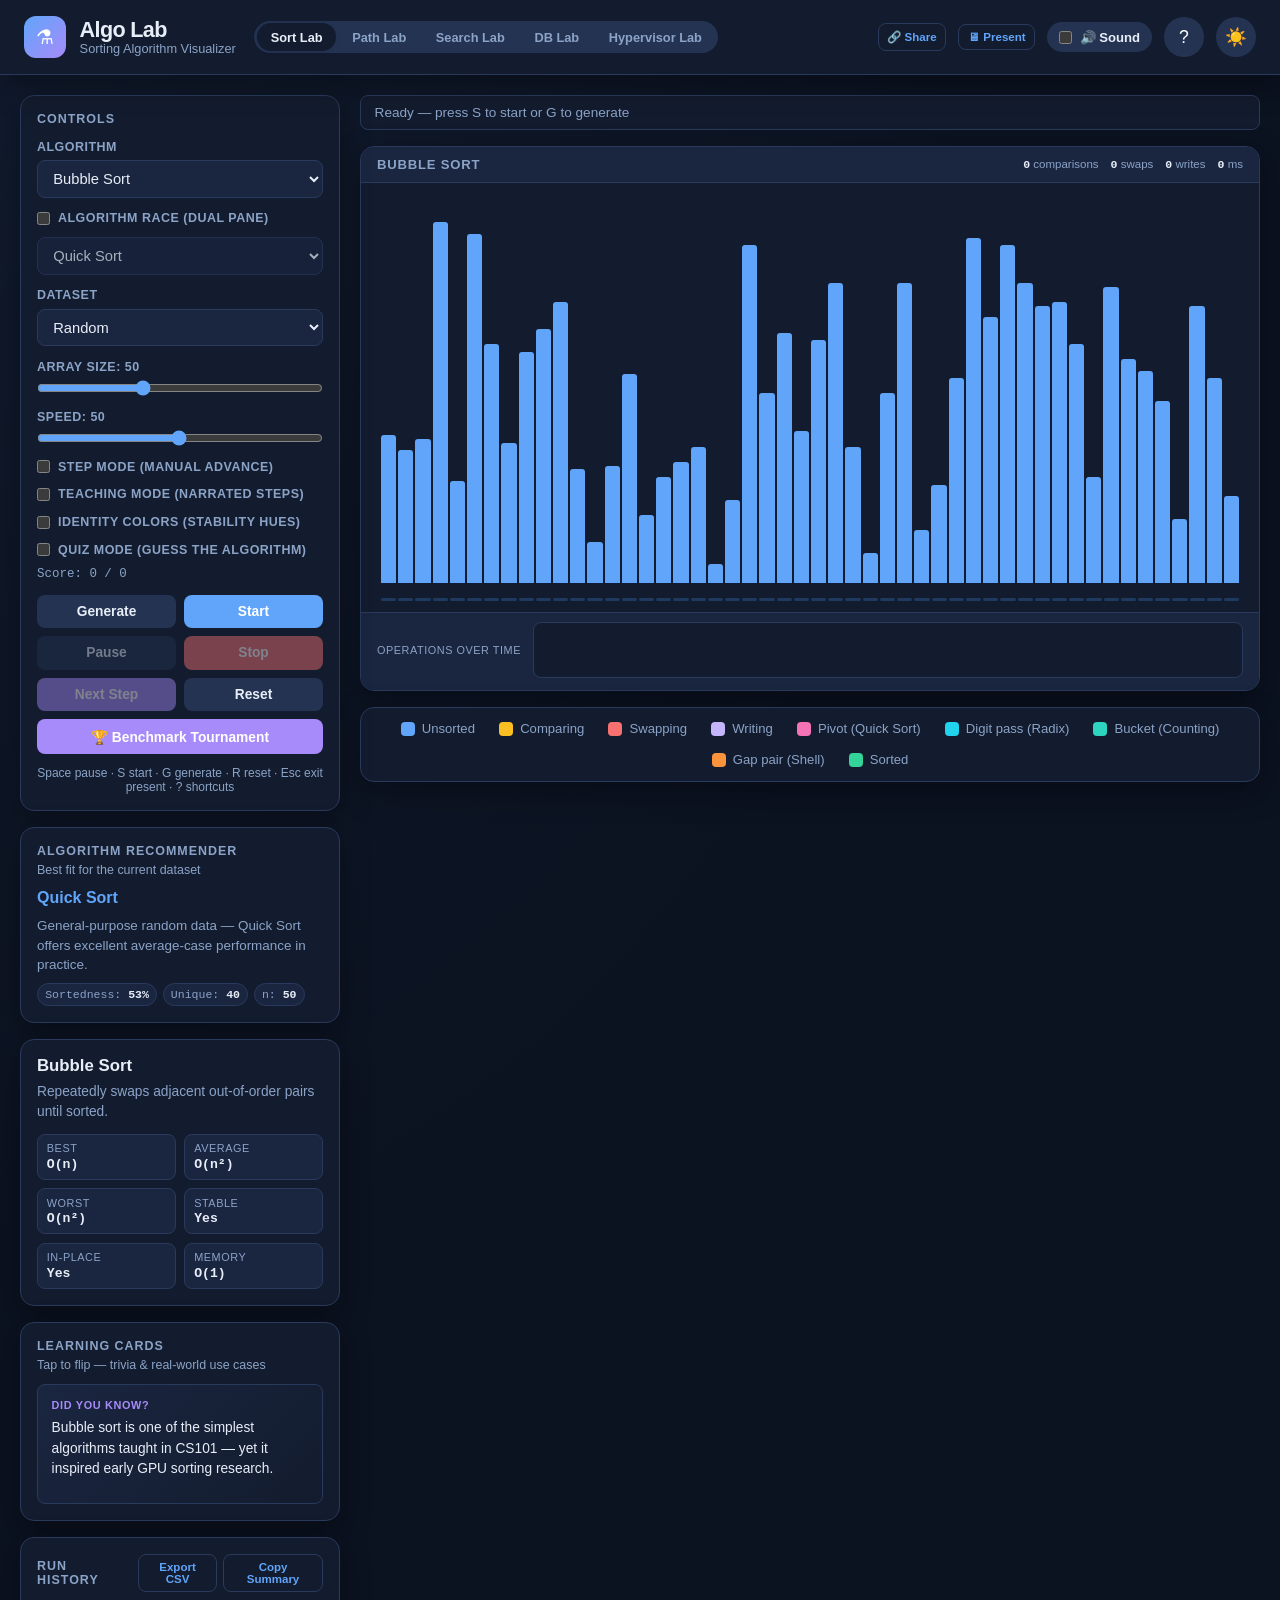
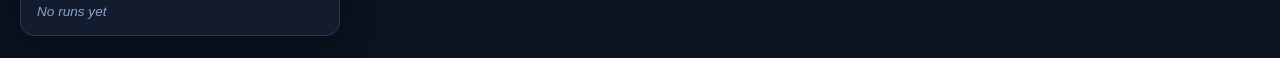
<file: index.html>
<!DOCTYPE html>
<html lang="en">
<head>
  <meta charset="UTF-8" />
  <meta name="viewport" content="width=device-width, initial-scale=1.0" />
  <meta name="description" content="Algo Lab — interactive sorting visualizer with 16 algorithms, race mode, teaching mode, tournaments, plus pathfinding and search labs." />
  <meta name="theme-color" content="#0b1220" />
  <title>Algo Lab — Sorting Visualizer</title>
  <script>
    // Apply the saved theme before first paint; the lab script keeps it in sync afterwards.
    try { document.documentElement.setAttribute("data-theme", localStorage.getItem("theme") || "dark"); }
    catch (e) { document.documentElement.setAttribute("data-theme", "dark"); }
  </script>
  <link rel="manifest" href="manifest.json" />
  <link rel="stylesheet" href="style.css" />
</head>
<body>
  <a class="skip-link" href="#workspace">Skip to lab</a>
  <div class="app-shell">
    <header class="topbar">
      <div class="topbar-start">
        <div class="brand">
          <span class="brand-mark" aria-hidden="true">⚗</span>
          <div>
            <h1>Algo Lab</h1>
            <p class="brand-sub">Sorting Algorithm Visualizer</p>
          </div>
        </div>
        <nav class="lab-switcher" aria-label="Choose a lab">
          <a class="lab-pill is-active" href="index.html" aria-current="page">Sort Lab</a>
          <a class="lab-pill" href="pathfinding.html">Path Lab</a>
          <a class="lab-pill" href="search.html">Search Lab</a>
          <a class="lab-pill" href="database.html">DB Lab</a>
          <a class="lab-pill" href="hypervisor.html">Hypervisor Lab</a>
        </nav>
      </div>
      <div class="topbar-actions">
        <button id="shareUrlBtn" class="btn btn-ghost btn-sm" type="button" title="Copy shareable URL">🔗 Share</button>
        <button id="presentationBtn" class="btn btn-ghost btn-sm" type="button" title="Presentation mode (Esc to exit)">🖥 Present</button>
        <label class="toggle-pill" title="Sound effects on compare/swap">
          <input type="checkbox" id="soundToggle" aria-label="Toggle sound" />
          <span>🔊 Sound</span>
        </label>
        <button id="cheatSheetBtn" class="icon-btn" type="button" title="Keyboard shortcuts (?)" aria-label="Keyboard shortcuts">?</button>
        <button id="themeToggle" class="icon-btn" aria-label="Toggle dark mode">🌙</button>
      </div>
    </header>

    <div class="workspace" id="workspace">
      <aside class="sidebar">
        <section class="panel">
          <h2 class="panel-title">Controls</h2>

          <div class="field">
            <label for="algorithm">Algorithm</label>
            <select id="algorithm">
              <option value="bubble">Bubble Sort</option>
              <option value="selection">Selection Sort</option>
              <option value="insertion">Insertion Sort</option>
              <option value="merge">Merge Sort</option>
              <option value="quick">Quick Sort</option>
              <option value="heap">Heap Sort</option>
              <option value="shell">Shell Sort</option>
              <option value="radix">Radix Sort</option>
              <option value="counting">Counting Sort</option>
              <option value="cocktail">Cocktail Shaker Sort</option>
              <option value="comb">Comb Sort</option>
              <option value="gnome">Gnome Sort</option>
              <option value="oddeven">Odd-Even Sort</option>
              <option value="pancake">Pancake Sort</option>
              <option value="cycle">Cycle Sort</option>
              <option value="timsort">Timsort</option>
            </select>
          </div>

          <div class="field race-field">
            <label class="checkbox-row">
              <input type="checkbox" id="raceMode" />
              <span>Algorithm Race (dual pane)</span>
            </label>
            <select id="algorithmRace" disabled>
              <option value="bubble">Bubble Sort</option>
              <option value="selection">Selection Sort</option>
              <option value="insertion">Insertion Sort</option>
              <option value="merge">Merge Sort</option>
              <option value="quick" selected>Quick Sort</option>
              <option value="heap">Heap Sort</option>
              <option value="shell">Shell Sort</option>
              <option value="radix">Radix Sort</option>
              <option value="counting">Counting Sort</option>
              <option value="cocktail">Cocktail Shaker Sort</option>
              <option value="comb">Comb Sort</option>
              <option value="gnome">Gnome Sort</option>
              <option value="oddeven">Odd-Even Sort</option>
              <option value="pancake">Pancake Sort</option>
              <option value="cycle">Cycle Sort</option>
              <option value="timsort">Timsort</option>
            </select>
          </div>

          <div class="field">
            <label for="dataset">Dataset</label>
            <select id="dataset">
              <option value="random">Random</option>
              <option value="sorted">Sorted</option>
              <option value="nearly-sorted">Nearly Sorted</option>
              <option value="reversed">Reversed</option>
              <option value="few-unique">Few Unique</option>
              <option value="sawtooth">Sawtooth</option>
              <option value="custom">Custom Input</option>
            </select>
          </div>

          <div class="field" id="customArrayField" hidden>
            <label for="customArray">Custom Array</label>
            <textarea id="customArray" rows="3" placeholder="Comma-separated: 5,3,8,1,9&#10;or JSON: [5,3,8,1,9]"></textarea>
            <button id="applyCustomBtn" type="button" class="btn btn-secondary btn-sm">Apply Custom Array</button>
            <p id="customArrayError" class="field-error" role="alert" hidden></p>
          </div>

          <div class="field">
            <label for="size">Array Size: <span id="sizeValue">50</span></label>
            <input type="range" id="size" min="10" max="120" value="50" />
          </div>

          <div class="field">
            <label for="speed">Speed: <span id="speedValue">50</span></label>
            <input type="range" id="speed" min="1" max="100" value="50" />
          </div>

          <div class="field">
            <label class="checkbox-row">
              <input type="checkbox" id="stepMode" />
              <span>Step Mode (manual advance)</span>
            </label>
          </div>

          <div class="field">
            <label class="checkbox-row">
              <input type="checkbox" id="teachingMode" />
              <span>Teaching Mode (narrated steps)</span>
            </label>
          </div>

          <div class="field">
            <label class="checkbox-row">
              <input type="checkbox" id="identityColors" />
              <span>Identity colors (stability hues)</span>
            </label>
          </div>

          <div class="field">
            <label class="checkbox-row">
              <input type="checkbox" id="quizMode" />
              <span>Quiz Mode (guess the algorithm)</span>
            </label>
            <p id="quizScore" class="quiz-score" aria-live="polite">Score: 0 / 0</p>
          </div>

          <div class="btn-grid">
            <button id="generateBtn" class="btn btn-secondary" title="Shortcut: G">Generate</button>
            <button id="startBtn" class="btn btn-primary" title="Shortcut: S">Start</button>
            <button id="pauseBtn" class="btn btn-secondary" disabled title="Shortcut: Space">Pause</button>
            <button id="stopBtn" class="btn btn-danger" disabled>Stop</button>
            <button id="nextStepBtn" class="btn btn-accent" disabled>Next Step</button>
            <button id="resetBtn" class="btn btn-secondary" title="Shortcut: R">Reset</button>
          </div>

          <button id="tournamentBtn" type="button" class="btn btn-accent btn-full" title="Run all 16 algorithms on current data">🏆 Benchmark Tournament</button>

          <p class="shortcut-hint">Space pause · S start · G generate · R reset · Esc exit present · ? shortcuts</p>
        </section>

        <section class="panel" id="recommenderPanel">
          <h2 class="panel-title">Algorithm Recommender</h2>
          <p class="panel-sub">Best fit for the current dataset</p>
          <div id="recommenderContent" class="recommender-content" aria-live="polite"></div>
        </section>

        <section class="panel" id="profilePanel" aria-live="polite"></section>

        <section class="panel" id="learningCardsPanel">
          <h2 class="panel-title">Learning Cards</h2>
          <p class="panel-sub">Tap to flip — trivia &amp; real-world use cases</p>
          <div id="learningCard" class="learning-card" tabindex="0" role="button" aria-label="Flip learning card">
            <div class="learning-card-inner">
              <div class="learning-card-front">
                <span class="learning-card-label">Did you know?</span>
                <p id="learningTrivia" class="learning-card-text"></p>
              </div>
              <div class="learning-card-back">
                <span class="learning-card-label">Use case</span>
                <p id="learningUseCase" class="learning-card-text"></p>
              </div>
            </div>
          </div>
        </section>

        <section class="panel" id="quizPanel" hidden>
          <h2 class="panel-title">Quiz — Which algorithm was that?</h2>
          <div id="quizGuessGrid" class="quiz-guess-grid"></div>
          <p id="quizFeedback" class="quiz-feedback" role="status" aria-live="polite"></p>
        </section>

        <section class="panel" id="tournamentPanel" hidden>
          <h2 class="panel-title">Tournament Leaderboard</h2>
          <div id="leaderboard" class="leaderboard-wrap"></div>
        </section>

        <section class="panel" id="comparisonPanel" hidden>
          <h2 class="panel-title">Comparison Matrix</h2>
          <p class="panel-sub">Theoretical vs actual performance (last tournament)</p>
          <div id="comparisonMatrix" class="matrix-wrap"></div>
        </section>

        <section class="panel">
          <div class="panel-header-row">
            <h2 class="panel-title">Run History</h2>
            <div class="panel-actions">
              <button id="exportCsvBtn" class="btn btn-ghost btn-sm">Export CSV</button>
              <button id="copySummaryBtn" class="btn btn-ghost btn-sm">Copy Summary</button>
            </div>
          </div>
          <ul id="historyList" class="history-list"></ul>
        </section>
      </aside>

      <main class="main-stage">
        <p id="statusText" class="status-bar" aria-live="polite" role="status">Ready</p>

        <section id="teachingPanel" class="teaching-panel hidden" aria-labelledby="teachingTitle">
          <h3 id="teachingTitle" class="teaching-title">Teaching Mode</h3>
          <p id="teachingText" class="teaching-text" aria-live="assertive" aria-atomic="true">Enable Teaching Mode to see step-by-step explanations.</p>
        </section>

        <div class="viz-grid" id="vizGrid">
          <section class="viz-pane" id="panePrimary">
            <div class="pane-header">
              <h3 id="panePrimaryLabel">Primary</h3>
              <div id="metricsPrimary" class="metrics-strip"></div>
            </div>
            <div class="viz-body">
              <div class="visualizer" id="visualizer" role="img" aria-label="Sorting visualization primary pane"></div>
              <div id="heatmapPrimary" class="heatmap-strip" aria-label="Per-index access frequency heatmap"></div>
            </div>
            <div id="countingArrayPanel" class="counting-panel hidden" aria-label="Counting sort counting array">
              <span class="counting-panel-label">Counting array</span>
              <div id="countingArrayDisplay" class="counting-array"></div>
            </div>
            <div class="ops-chart-wrap">
              <span class="ops-chart-label">Operations over time</span>
              <canvas id="opsChart" class="ops-chart" width="600" height="56" aria-label="Cumulative operations sparkline during current run"></canvas>
            </div>
          </section>

          <section class="viz-pane hidden" id="paneSecondary">
            <div class="pane-header">
              <h3>Race</h3>
              <div id="metricsSecondary" class="metrics-strip"></div>
            </div>
            <div class="viz-body">
              <div class="visualizer" id="visualizerRace" role="img" aria-label="Sorting visualization race pane"></div>
              <div id="heatmapSecondary" class="heatmap-strip" aria-label="Per-index access frequency heatmap race pane"></div>
            </div>
          </section>
        </div>

        <section class="legend" id="legend">
          <div class="legend-item"><span class="swatch default"></span> Unsorted</div>
          <div class="legend-item"><span class="swatch compare"></span> Comparing</div>
          <div class="legend-item"><span class="swatch swap"></span> Swapping</div>
          <div class="legend-item"><span class="swatch write"></span> Writing</div>
          <div class="legend-item"><span class="swatch pivot"></span> Pivot (Quick Sort)</div>
          <div class="legend-item"><span class="swatch digit"></span> Digit pass (Radix)</div>
          <div class="legend-item"><span class="swatch bucket"></span> Bucket (Counting)</div>
          <div class="legend-item"><span class="swatch gap"></span> Gap pair (Shell)</div>
          <div class="legend-item"><span class="swatch sorted"></span> Sorted</div>
        </section>
      </main>
    </div>
  </div>

  <div id="presentationOverlay" class="presentation-overlay hidden" role="dialog" aria-modal="true" aria-label="Presentation mode">
    <div class="presentation-hud">
      <span id="presentationAlgo" class="presentation-algo">Algorithm</span>
      <span id="presentationMetrics" class="presentation-metrics"></span>
      <button id="presentationExitBtn" class="btn btn-ghost btn-sm" type="button">Esc — Exit</button>
    </div>
    <div id="presentationVisualizer" class="presentation-visualizer"></div>
    <div id="presentationHeatmap" class="presentation-heatmap"></div>
  </div>

  <dialog id="cheatSheet" class="cheat-sheet" aria-labelledby="cheatSheetTitle">
    <div class="cheat-sheet-header">
      <h2 id="cheatSheetTitle">Keyboard shortcuts</h2>
      <button type="button" id="cheatSheetClose" class="icon-btn" aria-label="Close cheat sheet">×</button>
    </div>
    <ul class="cheat-sheet-list">
      <li><kbd>Space</kbd> Pause / resume</li>
      <li><kbd>S</kbd> Start sort</li>
      <li><kbd>G</kbd> Generate array</li>
      <li><kbd>R</kbd> Reset / generate</li>
      <li><kbd>Esc</kbd> Exit presentation</li>
      <li><kbd>?</kbd> Toggle this cheat sheet</li>
    </ul>
  </dialog>

  <div id="toast" class="toast" role="status" aria-live="polite"></div>
  <div id="a11yAnnouncer" class="sr-only" aria-live="assertive" aria-atomic="true"></div>

  <script src="sorting-core.js"></script>
  <script src="script.js"></script>
</body>
</html>
</file>
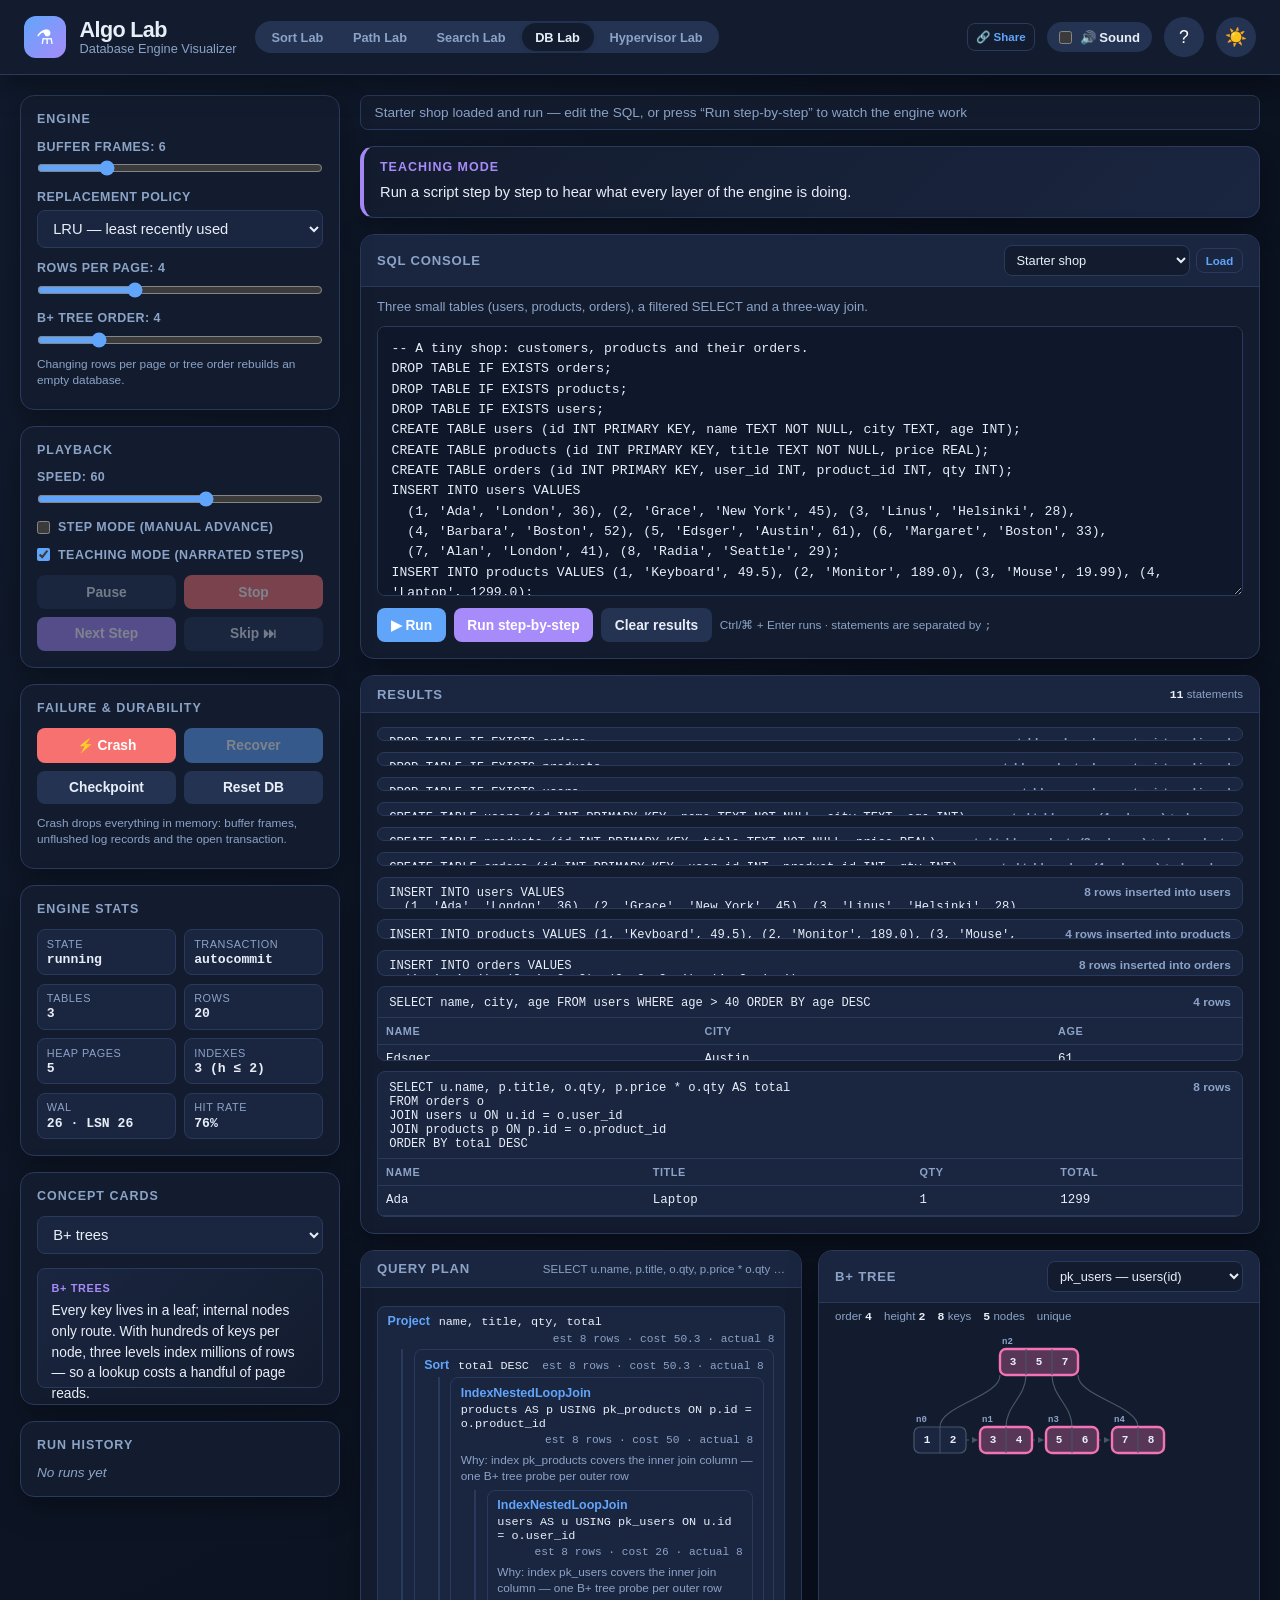
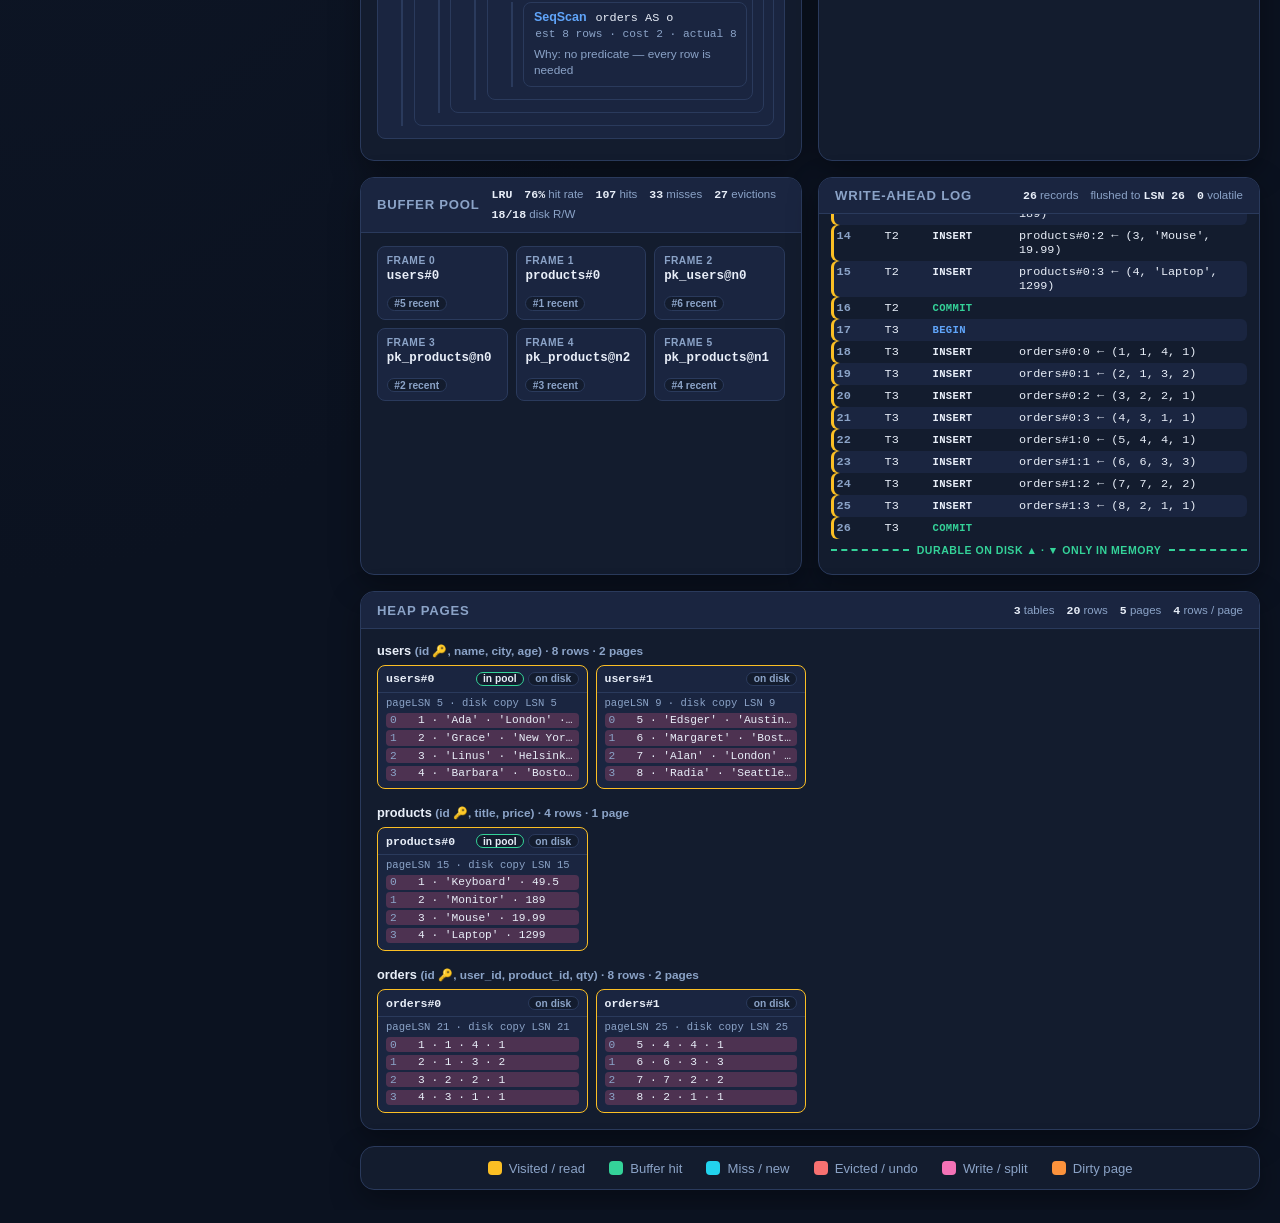
<file: database.html>
<!DOCTYPE html>
<html lang="en">
<head>
  <meta charset="UTF-8" />
  <meta name="viewport" content="width=device-width, initial-scale=1.0" />
  <meta name="description" content="Algo Lab — DB Lab: a working SQL database engine you can watch. B+ tree indexes, LRU / Clock buffer pool, cost-based query planner, write-ahead log, and ARIES crash recovery, step by step." />
  <meta name="theme-color" content="#0b1220" />
  <title>Algo Lab — Database Engine Visualizer</title>
  <script>
    // Apply the saved theme before first paint; the lab script keeps it in sync afterwards.
    try { document.documentElement.setAttribute("data-theme", localStorage.getItem("theme") || "dark"); }
    catch (e) { document.documentElement.setAttribute("data-theme", "dark"); }
  </script>
  <link rel="manifest" href="manifest.json" />
  <link rel="stylesheet" href="style.css" />
  <link rel="stylesheet" href="database.css" />
</head>
<body>
  <a class="skip-link" href="#workspace">Skip to lab</a>
  <div class="app-shell">
    <header class="topbar">
      <div class="topbar-start">
        <div class="brand">
          <span class="brand-mark" aria-hidden="true">⚗</span>
          <div>
            <h1>Algo Lab</h1>
            <p class="brand-sub">Database Engine Visualizer</p>
          </div>
        </div>
        <nav class="lab-switcher" aria-label="Choose a lab">
          <a class="lab-pill" href="index.html">Sort Lab</a>
          <a class="lab-pill" href="pathfinding.html">Path Lab</a>
          <a class="lab-pill" href="search.html">Search Lab</a>
          <a class="lab-pill is-active" href="database.html" aria-current="page">DB Lab</a>
          <a class="lab-pill" href="hypervisor.html">Hypervisor Lab</a>
        </nav>
      </div>
      <div class="topbar-actions">
        <button id="shareUrlBtn" class="btn btn-ghost btn-sm" type="button" title="Copy a link to this script">🔗 Share</button>
        <label class="toggle-pill" title="Sound effects on buffer hits and misses">
          <input type="checkbox" id="soundToggle" aria-label="Toggle sound" />
          <span>🔊 Sound</span>
        </label>
        <button id="cheatSheetBtn" class="icon-btn" type="button" title="Keyboard shortcuts (?)" aria-label="Keyboard shortcuts">?</button>
        <button id="themeToggle" class="icon-btn" type="button" aria-label="Toggle dark mode">🌙</button>
      </div>
    </header>

    <div class="workspace" id="workspace">
      <aside class="sidebar">
        <section class="panel">
          <h2 class="panel-title">Engine</h2>

          <div class="field">
            <label for="frames">Buffer frames: <span id="framesValue">6</span></label>
            <input type="range" id="frames" min="3" max="16" value="6" />
          </div>

          <div class="field">
            <label for="policy">Replacement policy</label>
            <select id="policy">
              <option value="lru">LRU — least recently used</option>
              <option value="clock">Clock — second chance</option>
            </select>
          </div>

          <div class="field">
            <label for="rowsPerPage">Rows per page: <span id="rowsPerPageValue">4</span></label>
            <input type="range" id="rowsPerPage" min="2" max="8" value="4" />
          </div>

          <div class="field">
            <label for="btreeOrder">B+ tree order: <span id="btreeOrderValue">4</span></label>
            <input type="range" id="btreeOrder" min="3" max="8" value="4" />
          </div>
          <p class="field-note">Changing rows per page or tree order rebuilds an empty database.</p>
        </section>

        <section class="panel">
          <h2 class="panel-title">Playback</h2>

          <div class="field">
            <label for="speed">Speed: <span id="speedValue">60</span></label>
            <input type="range" id="speed" min="1" max="100" value="60" />
          </div>

          <div class="field">
            <label class="checkbox-row">
              <input type="checkbox" id="stepMode" />
              <span>Step Mode (manual advance)</span>
            </label>
          </div>

          <div class="field">
            <label class="checkbox-row">
              <input type="checkbox" id="teachingMode" checked />
              <span>Teaching Mode (narrated steps)</span>
            </label>
          </div>

          <div class="btn-grid">
            <button id="pauseBtn" class="btn btn-secondary" type="button" disabled title="Shortcut: Space">Pause</button>
            <button id="stopBtn" class="btn btn-danger" type="button" disabled title="Shortcut: Esc">Stop</button>
            <button id="nextStepBtn" class="btn btn-accent" type="button" disabled title="Shortcut: N">Next Step</button>
            <button id="skipBtn" class="btn btn-secondary" type="button" disabled title="Finish the current statement instantly">Skip ⏭</button>
          </div>
        </section>

        <section class="panel">
          <h2 class="panel-title">Failure &amp; durability</h2>
          <div class="btn-grid">
            <button id="crashBtn" class="btn btn-danger" type="button" title="Shortcut: K">⚡ Crash</button>
            <button id="recoverBtn" class="btn btn-primary" type="button" disabled title="Shortcut: V">Recover</button>
            <button id="checkpointBtn" class="btn btn-secondary" type="button">Checkpoint</button>
            <button id="resetDbBtn" class="btn btn-secondary" type="button">Reset DB</button>
          </div>
          <p class="field-note">Crash drops everything in memory: buffer frames, unflushed log records and the open transaction.</p>
        </section>

        <section class="panel" id="statsPanel" aria-live="polite">
          <h2 class="panel-title">Engine stats</h2>
          <dl id="engineStats" class="profile-grid"></dl>
        </section>

        <section class="panel" id="learningCardsPanel">
          <h2 class="panel-title">Concept Cards</h2>
          <div class="field">
            <label for="conceptSelect" class="sr-only">Concept</label>
            <select id="conceptSelect"></select>
          </div>
          <div id="learningCard" class="learning-card" tabindex="0" role="button" aria-label="Flip concept card">
            <div class="learning-card-inner">
              <div class="learning-card-front">
                <span class="learning-card-label" id="conceptTitle">Concept</span>
                <p id="learningTrivia" class="learning-card-text"></p>
              </div>
              <div class="learning-card-back">
                <span class="learning-card-label">In real systems</span>
                <p id="learningUseCase" class="learning-card-text"></p>
              </div>
            </div>
          </div>
        </section>

        <section class="panel">
          <h2 class="panel-title">Run History</h2>
          <ul id="historyList" class="history-list"></ul>
        </section>
      </aside>

      <main class="main-stage">
        <p id="statusText" class="status-bar" aria-live="polite" role="status">Ready</p>

        <section id="crashBanner" class="db-crash-banner" hidden aria-live="assertive">
          <strong id="crashTitle">⚡ The database crashed.</strong>
          <span id="crashDetail"></span>
          <ol id="recoverySteps" class="db-recovery-steps" aria-label="Recovery phases">
            <li data-phase="analysis">Analysis</li>
            <li data-phase="redo">Redo</li>
            <li data-phase="undo">Undo</li>
            <li data-phase="rebuild">Rebuild indexes</li>
            <li data-phase="done">Done</li>
          </ol>
        </section>

        <section id="teachingPanel" class="teaching-panel" aria-labelledby="teachingTitle">
          <h3 id="teachingTitle" class="teaching-title">Teaching Mode</h3>
          <p id="teachingText" class="teaching-text" aria-live="polite" aria-atomic="true">Run a script step by step to hear what every layer of the engine is doing.</p>
        </section>

        <section class="viz-pane db-console">
          <div class="pane-header">
            <h3>SQL Console</h3>
            <div class="db-sample-row">
              <label for="sampleSelect" class="sr-only">Sample script</label>
              <select id="sampleSelect" class="db-select"></select>
              <button id="loadSampleBtn" class="btn btn-ghost btn-sm" type="button" title="Load the sample into the editor (resets the database)">Load</button>
            </div>
          </div>
          <p id="sampleDescription" class="db-sample-desc"></p>
          <label for="sqlEditor" class="sr-only">SQL script</label>
          <textarea id="sqlEditor" class="db-editor" spellcheck="false" autocomplete="off" autocapitalize="off" rows="12"></textarea>
          <div class="db-console-actions">
            <button id="runBtn" class="btn btn-primary" type="button" title="Ctrl/⌘ + Enter">▶ Run</button>
            <button id="stepRunBtn" class="btn btn-accent" type="button" title="Animate every engine event">Run step-by-step</button>
            <button id="clearBtn" class="btn btn-secondary" type="button">Clear results</button>
            <span class="db-console-hint">Ctrl/⌘ + Enter runs · statements are separated by <code>;</code></span>
          </div>
        </section>

        <section class="viz-pane" aria-labelledby="resultsTitle">
          <div class="pane-header">
            <h3 id="resultsTitle">Results</h3>
            <div id="resultsMeta" class="metrics-strip"></div>
          </div>
          <div id="results" class="db-results"></div>
        </section>

        <div class="db-grid">
          <section class="viz-pane" aria-labelledby="planTitle">
            <div class="pane-header">
              <h3 id="planTitle">Query Plan</h3>
              <div id="planMeta" class="metrics-strip"></div>
            </div>
            <div id="planView" class="db-plan"></div>
          </section>

          <section class="viz-pane" aria-labelledby="treeTitle">
            <div class="pane-header">
              <h3 id="treeTitle">B+ Tree</h3>
              <div class="db-sample-row">
                <label for="indexSelect" class="sr-only">Index</label>
                <select id="indexSelect" class="db-select"></select>
              </div>
            </div>
            <div id="treeMeta" class="db-subhead metrics-strip"></div>
            <div id="treeView" class="db-tree-wrap"></div>
          </section>

          <section class="viz-pane" aria-labelledby="poolTitle">
            <div class="pane-header">
              <h3 id="poolTitle">Buffer Pool</h3>
              <div id="poolMeta" class="metrics-strip"></div>
            </div>
            <div id="poolView" class="db-pool" role="list" aria-label="Buffer pool frames"></div>
          </section>

          <section class="viz-pane" aria-labelledby="walTitle">
            <div class="pane-header">
              <h3 id="walTitle">Write-Ahead Log</h3>
              <div id="walMeta" class="metrics-strip"></div>
            </div>
            <div id="walView" class="db-wal" role="log" aria-label="Write-ahead log records"></div>
          </section>

          <section class="viz-pane db-grid-wide" aria-labelledby="heapTitle">
            <div class="pane-header">
              <h3 id="heapTitle">Heap Pages</h3>
              <div id="heapMeta" class="metrics-strip"></div>
            </div>
            <div id="heapView" class="db-heap"></div>
          </section>
        </div>

        <section class="legend" id="legend">
          <div class="legend-item"><span class="swatch db-sw-visit"></span> Visited / read</div>
          <div class="legend-item"><span class="swatch db-sw-hit"></span> Buffer hit</div>
          <div class="legend-item"><span class="swatch db-sw-miss"></span> Miss / new</div>
          <div class="legend-item"><span class="swatch db-sw-evict"></span> Evicted / undo</div>
          <div class="legend-item"><span class="swatch db-sw-write"></span> Write / split</div>
          <div class="legend-item"><span class="swatch db-sw-dirty"></span> Dirty page</div>
        </section>
      </main>
    </div>
  </div>

  <dialog id="cheatSheet" class="cheat-sheet" aria-labelledby="cheatSheetTitle">
    <div class="cheat-sheet-header">
      <h2 id="cheatSheetTitle">Keyboard shortcuts</h2>
      <button type="button" id="cheatSheetClose" class="icon-btn" aria-label="Close cheat sheet">×</button>
    </div>
    <ul class="cheat-sheet-list">
      <li><kbd>Ctrl</kbd>/<kbd>⌘</kbd> + <kbd>Enter</kbd> Run the script (works in the editor)</li>
      <li><kbd>Space</kbd> Pause / resume playback</li>
      <li><kbd>N</kbd> Next step (Step Mode)</li>
      <li><kbd>Esc</kbd> Stop playback</li>
      <li><kbd>K</kbd> Crash the database</li>
      <li><kbd>V</kbd> Run recovery</li>
      <li><kbd>?</kbd> Toggle this cheat sheet</li>
    </ul>
  </dialog>

  <div id="toast" class="toast" role="status" aria-live="polite"></div>
  <div id="a11yAnnouncer" class="sr-only" aria-live="assertive" aria-atomic="true"></div>

  <script src="lab-common.js"></script>
  <script src="db-core.js"></script>
  <script src="database.js"></script>
</body>
</html>
</file>
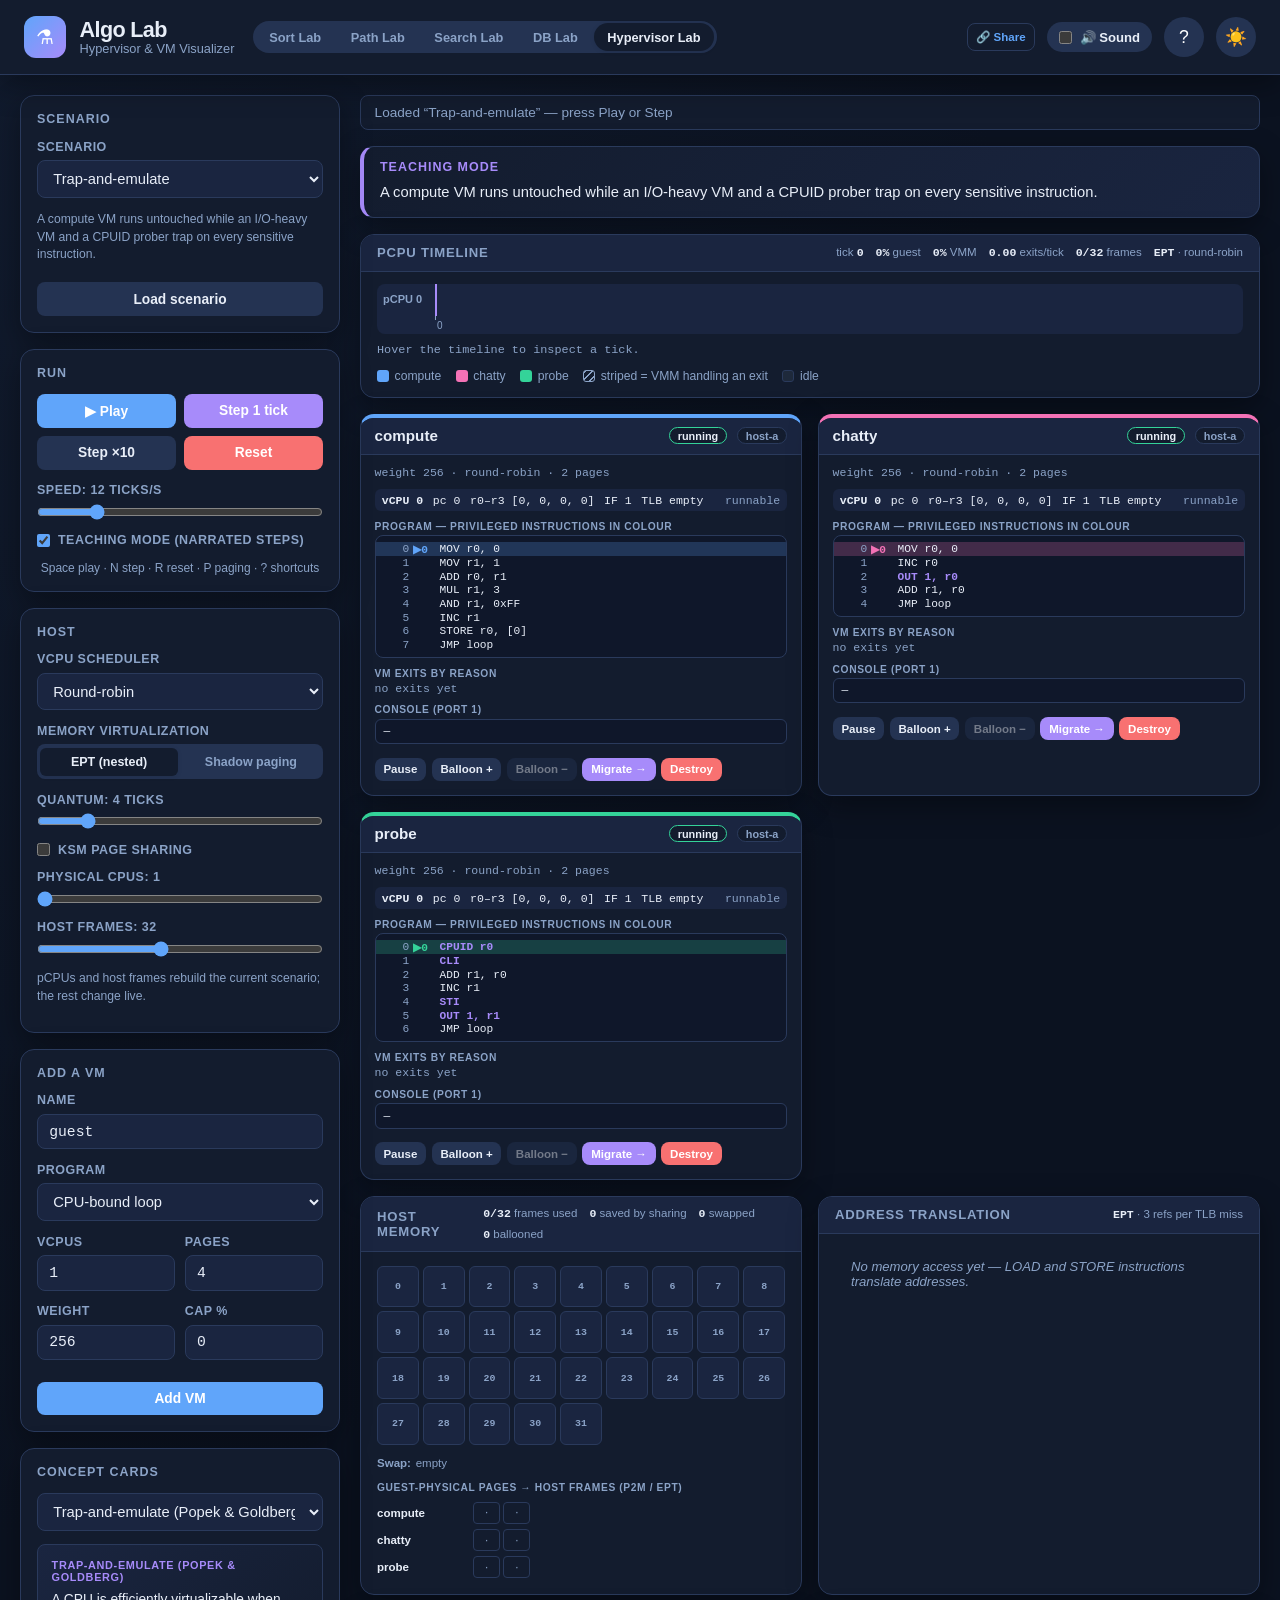
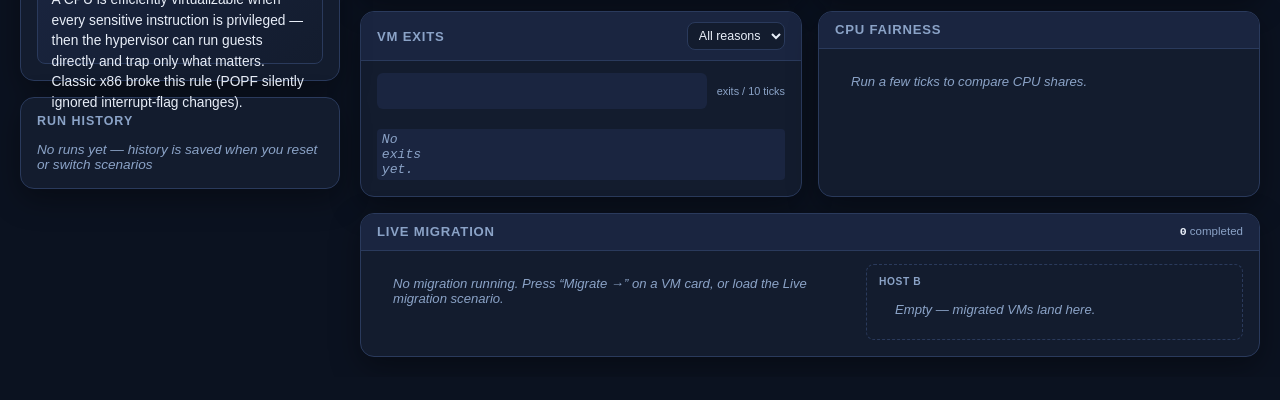
<file: hypervisor.html>
<!DOCTYPE html>
<html lang="en">
<head>
  <meta charset="UTF-8" />
  <meta name="viewport" content="width=device-width, initial-scale=1.0" />
  <meta name="description" content="Algo Lab — Hypervisor Lab: watch a virtual machine monitor run real guest programs. Trap-and-emulate VM exits, EPT vs shadow paging, credit and fair-share vCPU scheduling, KSM, ballooning, swap and live migration." />
  <meta name="theme-color" content="#0b1220" />
  <title>Algo Lab — Hypervisor Visualizer</title>
  <script>
    // Apply the saved theme before first paint; the lab script keeps it in sync afterwards.
    try { document.documentElement.setAttribute("data-theme", localStorage.getItem("theme") || "dark"); }
    catch (e) { document.documentElement.setAttribute("data-theme", "dark"); }
  </script>
  <link rel="manifest" href="manifest.json" />
  <link rel="stylesheet" href="style.css" />
  <link rel="stylesheet" href="hypervisor.css" />
</head>
<body>
  <a class="skip-link" href="#workspace">Skip to lab</a>
  <div class="app-shell">
    <header class="topbar">
      <div class="topbar-start">
        <div class="brand">
          <span class="brand-mark" aria-hidden="true">⚗</span>
          <div>
            <h1>Algo Lab</h1>
            <p class="brand-sub">Hypervisor &amp; VM Visualizer</p>
          </div>
        </div>
        <nav class="lab-switcher" aria-label="Choose a lab">
          <a class="lab-pill" href="index.html">Sort Lab</a>
          <a class="lab-pill" href="pathfinding.html">Path Lab</a>
          <a class="lab-pill" href="search.html">Search Lab</a>
          <a class="lab-pill" href="database.html">DB Lab</a>
          <a class="lab-pill is-active" href="hypervisor.html" aria-current="page">Hypervisor Lab</a>
        </nav>
      </div>
      <div class="topbar-actions">
        <button id="shareUrlBtn" class="btn btn-ghost btn-sm" type="button" title="Copy a link to this scenario">🔗 Share</button>
        <label class="toggle-pill" title="Sound effects on VM exits">
          <input type="checkbox" id="soundToggle" aria-label="Toggle sound" />
          <span>🔊 Sound</span>
        </label>
        <button id="cheatSheetBtn" class="icon-btn" type="button" title="Keyboard shortcuts (?)" aria-label="Keyboard shortcuts">?</button>
        <button id="themeToggle" class="icon-btn" type="button" aria-label="Toggle dark mode">🌙</button>
      </div>
    </header>

    <div class="workspace" id="workspace">
      <aside class="sidebar">
        <section class="panel">
          <h2 class="panel-title">Scenario</h2>
          <div class="field">
            <label for="scenarioSelect">Scenario</label>
            <select id="scenarioSelect"></select>
          </div>
          <p id="scenarioDescription" class="hv-note"></p>
          <button id="loadScenarioBtn" class="btn btn-secondary btn-full" type="button">Load scenario</button>
        </section>

        <section class="panel">
          <h2 class="panel-title">Run</h2>
          <div class="btn-grid">
            <button id="playBtn" class="btn btn-primary" type="button" title="Shortcut: Space">▶ Play</button>
            <button id="stepBtn" class="btn btn-accent" type="button" title="Shortcut: N or .">Step 1 tick</button>
            <button id="step10Btn" class="btn btn-secondary" type="button">Step ×10</button>
            <button id="resetBtn" class="btn btn-danger" type="button" title="Shortcut: R">Reset</button>
          </div>
          <div class="field hv-field-top">
            <label for="speed">Speed: <span id="speedValue">12</span> ticks/s</label>
            <input type="range" id="speed" min="1" max="100" value="20" />
          </div>
          <div class="field">
            <label class="checkbox-row">
              <input type="checkbox" id="teachingMode" checked />
              <span>Teaching Mode (narrated steps)</span>
            </label>
          </div>
          <p class="shortcut-hint">Space play · N step · R reset · P paging · ? shortcuts</p>
        </section>

        <section class="panel">
          <h2 class="panel-title">Host</h2>
          <div class="field">
            <label for="scheduler">vCPU scheduler</label>
            <select id="scheduler">
              <option value="round-robin">Round-robin</option>
              <option value="credit">Credit (Xen-style weights &amp; caps)</option>
              <option value="fair">Fair share (CFS-style)</option>
            </select>
          </div>
          <div class="field">
            <span class="field-legend" id="pagingLabel">Memory virtualization</span>
            <div class="hv-segmented" role="radiogroup" aria-labelledby="pagingLabel">
              <label><input type="radio" name="paging" value="ept" checked /> <span>EPT (nested)</span></label>
              <label><input type="radio" name="paging" value="shadow" /> <span>Shadow paging</span></label>
            </div>
          </div>
          <div class="field">
            <label for="quantum">Quantum: <span id="quantumValue">4</span> ticks</label>
            <input type="range" id="quantum" min="1" max="20" value="4" />
          </div>
          <div class="field">
            <label class="checkbox-row">
              <input type="checkbox" id="ksmToggle" />
              <span>KSM page sharing</span>
            </label>
          </div>
          <div class="field">
            <label for="pcpus">Physical CPUs: <span id="pcpusValue">2</span></label>
            <input type="range" id="pcpus" min="1" max="4" value="2" />
          </div>
          <div class="field">
            <label for="hostFrames">Host frames: <span id="hostFramesValue">32</span></label>
            <input type="range" id="hostFrames" min="8" max="64" value="32" />
          </div>
          <p class="hv-note">pCPUs and host frames rebuild the current scenario; the rest change live.</p>
        </section>

        <section class="panel">
          <h2 class="panel-title">Add a VM</h2>
          <form id="addVmForm" class="hv-form" novalidate>
            <div class="field">
              <label for="vmName">Name</label>
              <input type="text" id="vmName" value="guest" maxlength="16" autocomplete="off" />
            </div>
            <div class="field">
              <label for="vmProgram">Program</label>
              <select id="vmProgram"></select>
            </div>
            <div class="field" id="customSourceField" hidden>
              <label for="vmSource">HV-ASM source</label>
              <textarea id="vmSource" rows="7" spellcheck="false"></textarea>
            </div>
            <div class="hv-form-grid">
              <div class="field">
                <label for="vmVcpus">vCPUs</label>
                <input type="number" id="vmVcpus" min="1" max="4" value="1" />
              </div>
              <div class="field">
                <label for="vmPages">Pages</label>
                <input type="number" id="vmPages" min="1" max="32" value="4" />
              </div>
              <div class="field">
                <label for="vmWeight">Weight</label>
                <input type="number" id="vmWeight" min="1" max="4096" value="256" />
              </div>
              <div class="field">
                <label for="vmCap">Cap %</label>
                <input type="number" id="vmCap" min="0" max="100" value="0" />
              </div>
            </div>
            <ul id="asmErrors" class="hv-asm-errors" role="alert" hidden></ul>
            <button type="submit" class="btn btn-primary btn-full">Add VM</button>
          </form>
        </section>

        <section class="panel" id="learningCardsPanel">
          <h2 class="panel-title">Concept Cards</h2>
          <div class="field">
            <label for="conceptSelect" class="sr-only">Concept</label>
            <select id="conceptSelect"></select>
          </div>
          <div id="learningCard" class="learning-card" tabindex="0" role="button" aria-label="Flip concept card">
            <div class="learning-card-inner">
              <div class="learning-card-front">
                <span class="learning-card-label" id="conceptTitle">Concept</span>
                <p id="learningTrivia" class="learning-card-text"></p>
              </div>
              <div class="learning-card-back">
                <span class="learning-card-label">In real hypervisors</span>
                <p id="learningUseCase" class="learning-card-text"></p>
              </div>
            </div>
          </div>
        </section>

        <section class="panel">
          <h2 class="panel-title">Run History</h2>
          <ul id="historyList" class="history-list"></ul>
        </section>
      </aside>

      <main class="main-stage">
        <p id="statusText" class="status-bar" aria-live="polite" role="status">Ready</p>

        <section id="teachingPanel" class="teaching-panel" aria-labelledby="teachingTitle">
          <h3 id="teachingTitle" class="teaching-title">Teaching Mode</h3>
          <p id="teachingText" class="teaching-text" aria-live="polite" aria-atomic="true">Press Step to advance one tick and see what the hypervisor does.</p>
        </section>

        <section class="viz-pane" aria-labelledby="timelineTitle">
          <div class="pane-header">
            <h3 id="timelineTitle">pCPU Timeline</h3>
            <div id="hostMetrics" class="metrics-strip"></div>
          </div>
          <div class="hv-timeline-wrap">
            <canvas id="timeline" class="hv-timeline" role="img" aria-label="pCPU timeline"></canvas>
          </div>
          <p id="timelineReadout" class="hv-readout">Hover the timeline to inspect a tick.</p>
          <div id="timelineLegend" class="hv-legend"></div>
        </section>

        <section class="hv-vms" id="vmCards" aria-label="Virtual machines"></section>

        <div class="hv-grid">
          <section class="viz-pane" aria-labelledby="memTitle">
            <div class="pane-header">
              <h3 id="memTitle">Host Memory</h3>
              <div id="memMeta" class="metrics-strip"></div>
            </div>
            <div id="frameGrid" class="hv-frames" role="list" aria-label="Host frames"></div>
            <div id="swapArea" class="hv-swap"></div>
            <div id="p2mView" class="hv-p2m"></div>
          </section>

          <section class="viz-pane" aria-labelledby="xlateTitle">
            <div class="pane-header">
              <h3 id="xlateTitle">Address Translation</h3>
              <div id="xlateMeta" class="metrics-strip"></div>
            </div>
            <div id="xlateView" class="hv-xlate"></div>
            <div id="tlbTable" class="hv-tlb-table"></div>
          </section>

          <section class="viz-pane" aria-labelledby="exitTitle">
            <div class="pane-header">
              <h3 id="exitTitle">VM Exits</h3>
              <div class="hv-inline">
                <label for="exitFilter" class="sr-only">Filter exits</label>
                <select id="exitFilter" class="hv-select"><option value="">All reasons</option></select>
              </div>
            </div>
            <div class="hv-spark-wrap">
              <svg id="exitSpark" class="hv-spark" viewBox="0 0 200 36" preserveAspectRatio="none" role="img" aria-label="Exits per 10 ticks"></svg>
              <span class="hv-spark-label">exits / 10 ticks</span>
            </div>
            <div id="exitTotals" class="hv-exit-totals"></div>
            <ol id="exitLog" class="hv-exit-log" aria-label="Most recent VM exits"></ol>
          </section>

          <section class="viz-pane" aria-labelledby="fairTitle">
            <div class="pane-header">
              <h3 id="fairTitle">CPU Fairness</h3>
              <div id="fairMeta" class="metrics-strip"></div>
            </div>
            <div id="fairView" class="hv-fair"></div>
          </section>

          <section class="viz-pane hv-grid-wide" aria-labelledby="migTitle">
            <div class="pane-header">
              <h3 id="migTitle">Live Migration</h3>
              <div id="migMeta" class="metrics-strip"></div>
            </div>
            <div id="migView" class="hv-mig"></div>
          </section>
        </div>
      </main>
    </div>
  </div>

  <dialog id="cheatSheet" class="cheat-sheet" aria-labelledby="cheatSheetTitle">
    <div class="cheat-sheet-header">
      <h2 id="cheatSheetTitle">Keyboard shortcuts</h2>
      <button type="button" id="cheatSheetClose" class="icon-btn" aria-label="Close cheat sheet">×</button>
    </div>
    <ul class="cheat-sheet-list">
      <li><kbd>Space</kbd> Play / pause</li>
      <li><kbd>N</kbd> or <kbd>.</kbd> Step one tick</li>
      <li><kbd>R</kbd> Reset the scenario</li>
      <li><kbd>P</kbd> Toggle EPT / shadow paging</li>
      <li><kbd>?</kbd> Toggle this cheat sheet</li>
    </ul>
  </dialog>

  <div id="toast" class="toast" role="status" aria-live="polite"></div>
  <div id="a11yAnnouncer" class="sr-only" aria-live="assertive" aria-atomic="true"></div>

  <script src="lab-common.js"></script>
  <script src="hypervisor-core.js"></script>
  <script src="hypervisor.js"></script>
</body>
</html>
</file>
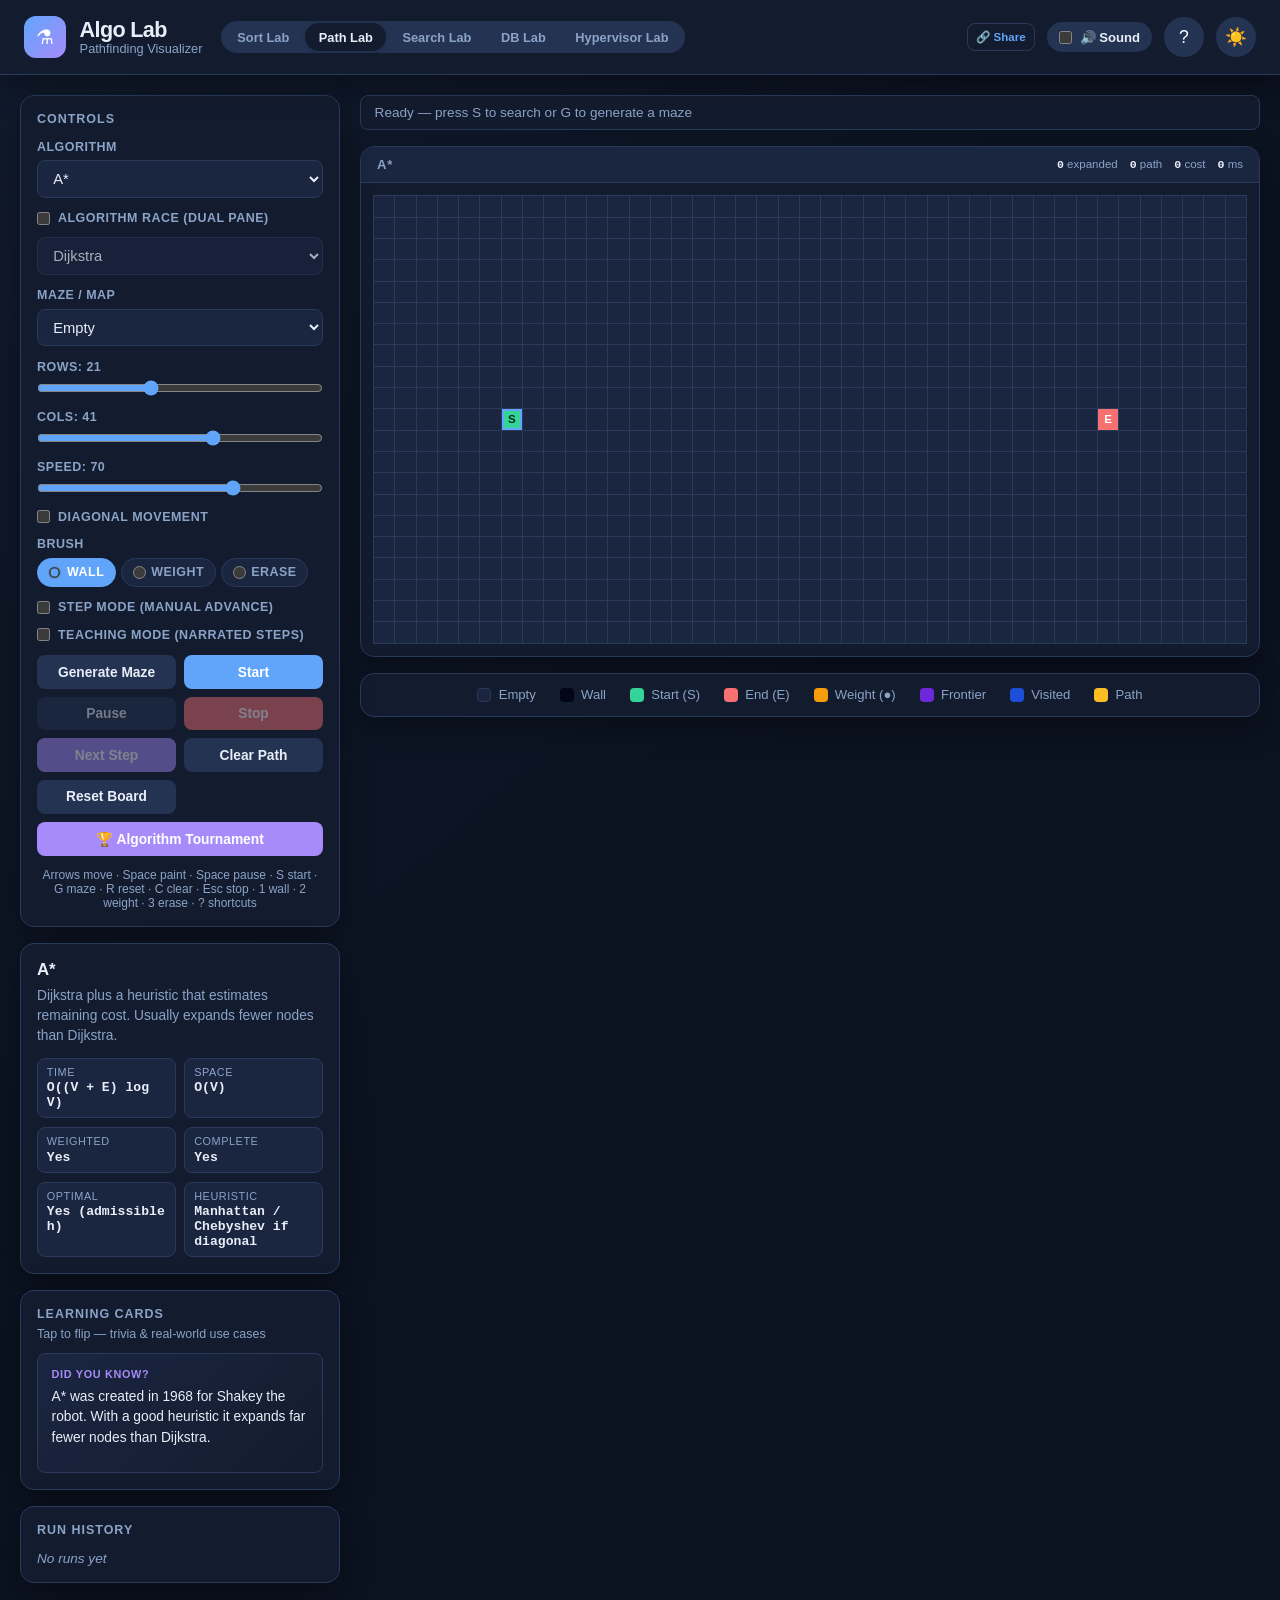
<file: pathfinding.html>
<!DOCTYPE html>
<html lang="en">
<head>
  <meta charset="UTF-8" />
  <meta name="viewport" content="width=device-width, initial-scale=1.0" />
  <meta name="description" content="Interactive pathfinding visualizer with BFS, DFS, Dijkstra, A*, weighted A*, IDA*, greedy best-first, bidirectional BFS, bidirectional Dijkstra, maze generators, and race mode." />
  <meta name="theme-color" content="#0b1220" />
  <title>Algo Lab — Pathfinding Visualizer</title>
  <script>
    // Apply the saved theme before first paint; the lab script keeps it in sync afterwards.
    try { document.documentElement.setAttribute("data-theme", localStorage.getItem("theme") || "dark"); }
    catch (e) { document.documentElement.setAttribute("data-theme", "dark"); }
  </script>
  <link rel="manifest" href="manifest.json" />
  <link rel="stylesheet" href="style.css" />
</head>
<body>
  <a class="skip-link" href="#workspace">Skip to lab</a>
  <div class="app-shell">
    <header class="topbar">
      <div class="topbar-start">
        <div class="brand">
          <span class="brand-mark" aria-hidden="true">⚗</span>
          <div>
            <h1>Algo Lab</h1>
            <p class="brand-sub">Pathfinding Visualizer</p>
          </div>
        </div>
        <nav class="lab-switcher" aria-label="Choose a lab">
          <a class="lab-pill" href="index.html">Sort Lab</a>
          <a class="lab-pill is-active" href="pathfinding.html" aria-current="page">Path Lab</a>
          <a class="lab-pill" href="search.html">Search Lab</a>
          <a class="lab-pill" href="database.html">DB Lab</a>
          <a class="lab-pill" href="hypervisor.html">Hypervisor Lab</a>
        </nav>
      </div>
      <div class="topbar-actions">
        <button id="shareUrlBtn" class="btn btn-ghost btn-sm" type="button" title="Copy shareable URL">🔗 Share</button>
        <label class="toggle-pill" title="Sound effects on expand/path">
          <input type="checkbox" id="soundToggle" aria-label="Toggle sound" />
          <span>🔊 Sound</span>
        </label>
        <button id="cheatSheetBtn" class="icon-btn" type="button" title="Keyboard shortcuts (?)" aria-label="Keyboard shortcuts">?</button>
        <button id="themeToggle" class="icon-btn" aria-label="Toggle dark mode">🌙</button>
      </div>
    </header>

    <div class="workspace" id="workspace">
      <aside class="sidebar">
        <section class="panel">
          <h2 class="panel-title">Controls</h2>

          <div class="field">
            <label for="algorithm">Algorithm</label>
            <select id="algorithm">
              <option value="bfs">Breadth-First Search</option>
              <option value="dfs">Depth-First Search</option>
              <option value="dijkstra">Dijkstra</option>
              <option value="astar" selected>A*</option>
              <option value="greedy">Greedy Best-First</option>
              <option value="bidirectionalBfs">Bidirectional BFS</option>
              <option value="bidirectionalDijkstra">Bidirectional Dijkstra</option>
              <option value="weightedAstar">Weighted A*</option>
              <option value="idaStar">IDA*</option>
            </select>
          </div>

          <div class="field race-field">
            <label class="checkbox-row">
              <input type="checkbox" id="raceMode" />
              <span>Algorithm Race (dual pane)</span>
            </label>
            <select id="algorithmRace" disabled>
              <option value="bfs">Breadth-First Search</option>
              <option value="dfs">Depth-First Search</option>
              <option value="dijkstra" selected>Dijkstra</option>
              <option value="astar">A*</option>
              <option value="greedy">Greedy Best-First</option>
              <option value="bidirectionalBfs">Bidirectional BFS</option>
              <option value="bidirectionalDijkstra">Bidirectional Dijkstra</option>
              <option value="weightedAstar">Weighted A*</option>
              <option value="idaStar">IDA*</option>
            </select>
          </div>

          <div class="field">
            <label for="maze">Maze / Map</label>
            <select id="maze">
              <option value="empty">Empty</option>
              <option value="backtracker">Recursive Backtracker</option>
              <option value="prim">Prim</option>
              <option value="division">Recursive Division</option>
              <option value="binary">Binary Tree</option>
              <option value="scatter">Scatter Walls</option>
              <option value="kruskal">Kruskal</option>
            </select>
          </div>

          <div class="field">
            <label for="rows">Rows: <span id="rowsValue">21</span></label>
            <input type="range" id="rows" min="8" max="41" value="21" />
          </div>

          <div class="field">
            <label for="cols">Cols: <span id="colsValue">41</span></label>
            <input type="range" id="cols" min="8" max="61" value="41" />
          </div>

          <div class="field">
            <label for="speed">Speed: <span id="speedValue">70</span></label>
            <input type="range" id="speed" min="1" max="100" value="70" />
          </div>

          <div class="field">
            <label class="checkbox-row">
              <input type="checkbox" id="diagonal" />
              <span>Diagonal movement</span>
            </label>
          </div>

          <div class="field">
            <span class="field-legend" id="brushLegend">Brush</span>
            <div class="brush-pills" role="radiogroup" aria-labelledby="brushLegend">
              <label class="brush-pill">
                <input type="radio" name="brush" value="wall" checked />
                Wall
              </label>
              <label class="brush-pill">
                <input type="radio" name="brush" value="weight" />
                Weight
              </label>
              <label class="brush-pill">
                <input type="radio" name="brush" value="erase" />
                Erase
              </label>
            </div>
          </div>

          <div class="field">
            <label class="checkbox-row">
              <input type="checkbox" id="stepMode" />
              <span>Step Mode (manual advance)</span>
            </label>
          </div>

          <div class="field">
            <label class="checkbox-row">
              <input type="checkbox" id="teachingMode" />
              <span>Teaching Mode (narrated steps)</span>
            </label>
          </div>

          <div class="btn-grid">
            <button id="generateBtn" class="btn btn-secondary" title="Shortcut: G">Generate Maze</button>
            <button id="startBtn" class="btn btn-primary" title="Shortcut: S">Start</button>
            <button id="pauseBtn" class="btn btn-secondary" disabled title="Shortcut: Space">Pause</button>
            <button id="stopBtn" class="btn btn-danger" disabled title="Shortcut: Esc">Stop</button>
            <button id="nextStepBtn" class="btn btn-accent" disabled>Next Step</button>
            <button id="clearPathBtn" class="btn btn-secondary" title="Shortcut: C">Clear Path</button>
            <button id="resetBtn" class="btn btn-secondary" title="Shortcut: R">Reset Board</button>
          </div>

          <button id="tournamentBtn" type="button" class="btn btn-accent btn-full" title="Run all 9 algorithms on the current board">🏆 Algorithm Tournament</button>

          <p class="shortcut-hint">Arrows move · Space paint · Space pause · S start · G maze · R reset · C clear · Esc stop · 1 wall · 2 weight · 3 erase · ? shortcuts</p>
        </section>

        <section class="panel" id="profilePanel" aria-live="polite"></section>

        <section class="panel" id="learningCardsPanel">
          <h2 class="panel-title">Learning Cards</h2>
          <p class="panel-sub">Tap to flip — trivia &amp; real-world use cases</p>
          <div id="learningCard" class="learning-card" tabindex="0" role="button" aria-label="Flip learning card">
            <div class="learning-card-inner">
              <div class="learning-card-front">
                <span class="learning-card-label">Did you know?</span>
                <p id="learningTrivia" class="learning-card-text"></p>
              </div>
              <div class="learning-card-back">
                <span class="learning-card-label">Use case</span>
                <p id="learningUseCase" class="learning-card-text"></p>
              </div>
            </div>
          </div>
        </section>

        <section class="panel" id="tournamentPanel" hidden>
          <h2 class="panel-title">Tournament Leaderboard</h2>
          <p class="panel-sub">Ranked by path cost, then nodes expanded, then time</p>
          <div id="leaderboard" class="leaderboard-wrap"></div>
        </section>

        <section class="panel">
          <h2 class="panel-title">Run History</h2>
          <ul id="historyList" class="history-list"></ul>
        </section>
      </aside>

      <main class="main-stage">
        <p id="statusText" class="status-bar" aria-live="polite" role="status">Ready</p>

        <section id="teachingPanel" class="teaching-panel hidden" aria-labelledby="teachingTitle">
          <h3 id="teachingTitle" class="teaching-title">Teaching Mode</h3>
          <p id="teachingText" class="teaching-text" aria-live="assertive" aria-atomic="true">Enable Teaching Mode to see step-by-step explanations.</p>
        </section>

        <div class="viz-grid" id="vizGrid">
          <section class="viz-pane" id="panePrimary">
            <div class="pane-header">
              <h3 id="panePrimaryLabel">Primary</h3>
              <div id="metricsPrimary" class="metrics-strip"></div>
            </div>
            <div class="path-grid-wrap">
              <div id="pathGrid" class="path-grid" role="grid" tabindex="0" aria-label="Pathfinding grid"></div>
            </div>
          </section>

          <section class="viz-pane hidden" id="paneSecondary">
            <div class="pane-header">
              <h3 id="paneSecondaryLabel">Race</h3>
              <div id="metricsSecondary" class="metrics-strip"></div>
            </div>
            <div class="path-grid-wrap">
              <div id="pathGridRace" class="path-grid" role="grid" aria-label="Pathfinding race grid"></div>
            </div>
          </section>
        </div>

        <section class="legend" id="legend">
          <div class="legend-item"><span class="swatch path-empty"></span> Empty</div>
          <div class="legend-item"><span class="swatch path-wall"></span> Wall</div>
          <div class="legend-item"><span class="swatch path-start"></span> Start (S)</div>
          <div class="legend-item"><span class="swatch path-end"></span> End (E)</div>
          <div class="legend-item"><span class="swatch path-weight"></span> Weight (●)</div>
          <div class="legend-item"><span class="swatch path-frontier"></span> Frontier</div>
          <div class="legend-item"><span class="swatch path-visited"></span> Visited</div>
          <div class="legend-item"><span class="swatch path-path"></span> Path</div>
        </section>
      </main>
    </div>
  </div>

  <dialog id="cheatSheet" class="cheat-sheet" aria-labelledby="cheatSheetTitle">
    <div class="cheat-sheet-header">
      <h2 id="cheatSheetTitle">Keyboard shortcuts</h2>
      <button type="button" id="cheatSheetClose" class="icon-btn" aria-label="Close cheat sheet">×</button>
    </div>
    <ul class="cheat-sheet-list">
      <li><kbd>Arrows</kbd> Move grid cursor</li>
      <li><kbd>Space</kbd> Paint (grid focused) or pause</li>
      <li><kbd>Enter</kbd> Paint or pick up S / E</li>
      <li><kbd>S</kbd> Start search</li>
      <li><kbd>G</kbd> Generate maze</li>
      <li><kbd>R</kbd> Reset board</li>
      <li><kbd>C</kbd> Clear path</li>
      <li><kbd>Esc</kbd> Stop search / cancel move</li>
      <li><kbd>1</kbd> <kbd>2</kbd> <kbd>3</kbd> Wall / Weight / Erase</li>
      <li><kbd>?</kbd> Toggle this cheat sheet</li>
    </ul>
  </dialog>

  <div id="toast" class="toast" role="status" aria-live="polite"></div>
  <div id="a11yAnnouncer" class="sr-only" aria-live="assertive" aria-atomic="true"></div>

  <script src="pathfinding-core.js"></script>
  <script src="pathfinding.js"></script>
</body>
</html>
</file>
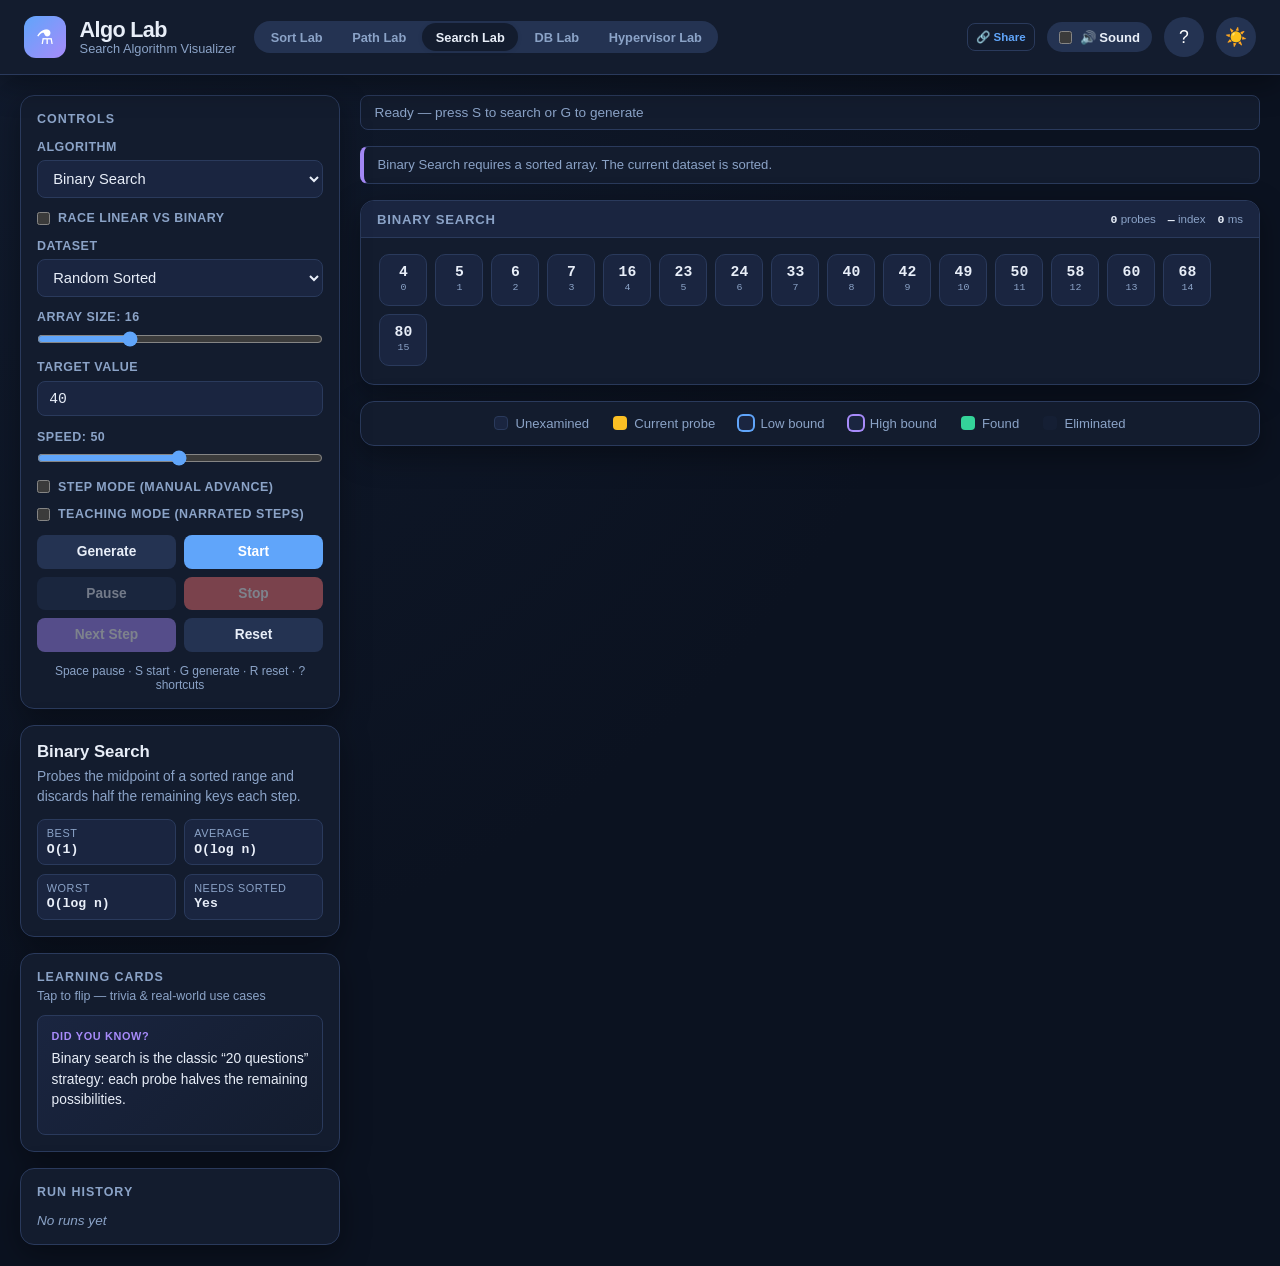
<file: search.html>
<!DOCTYPE html>
<html lang="en">
<head>
  <meta charset="UTF-8" />
  <meta name="viewport" content="width=device-width, initial-scale=1.0" />
  <meta name="description" content="Algo Lab — Search Lab with linear, binary, jump, interpolation, exponential, ternary, and Fibonacci search, teaching mode, and race." />
  <meta name="theme-color" content="#0b1220" />
  <title>Algo Lab — Search Visualizer</title>
  <script>
    // Apply the saved theme before first paint; the lab script keeps it in sync afterwards.
    try { document.documentElement.setAttribute("data-theme", localStorage.getItem("theme") || "dark"); }
    catch (e) { document.documentElement.setAttribute("data-theme", "dark"); }
  </script>
  <link rel="manifest" href="manifest.json" />
  <link rel="stylesheet" href="style.css" />
</head>
<body>
  <a class="skip-link" href="#workspace">Skip to lab</a>
  <div class="app-shell">
    <header class="topbar">
      <div class="topbar-start">
        <div class="brand">
          <span class="brand-mark" aria-hidden="true">⚗</span>
          <div>
            <h1>Algo Lab</h1>
            <p class="brand-sub">Search Algorithm Visualizer</p>
          </div>
        </div>
        <nav class="lab-switcher" aria-label="Choose a lab">
          <a class="lab-pill" href="index.html">Sort Lab</a>
          <a class="lab-pill" href="pathfinding.html">Path Lab</a>
          <a class="lab-pill is-active" href="search.html" aria-current="page">Search Lab</a>
          <a class="lab-pill" href="database.html">DB Lab</a>
          <a class="lab-pill" href="hypervisor.html">Hypervisor Lab</a>
        </nav>
      </div>
      <div class="topbar-actions">
        <button id="shareUrlBtn" class="btn btn-ghost btn-sm" type="button" title="Copy shareable URL">🔗 Share</button>
        <label class="toggle-pill" title="Sound effects on probe">
          <input type="checkbox" id="soundToggle" aria-label="Toggle sound" />
          <span>🔊 Sound</span>
        </label>
        <button id="cheatSheetBtn" class="icon-btn" type="button" title="Keyboard shortcuts (?)" aria-label="Keyboard shortcuts">?</button>
        <button id="themeToggle" class="icon-btn" aria-label="Toggle dark mode">🌙</button>
      </div>
    </header>

    <div class="workspace" id="workspace">
      <aside class="sidebar">
        <section class="panel">
          <h2 class="panel-title">Controls</h2>

          <div class="field">
            <label for="algorithm">Algorithm</label>
            <select id="algorithm">
              <option value="linear">Linear Search</option>
              <option value="binary" selected>Binary Search</option>
              <option value="jump">Jump Search</option>
              <option value="interpolation">Interpolation Search</option>
              <option value="exponential">Exponential Search</option>
              <option value="ternary">Ternary Search</option>
              <option value="fibonacci">Fibonacci Search</option>
            </select>
          </div>

          <div class="field race-field">
            <label class="checkbox-row">
              <input type="checkbox" id="raceMode" />
              <span>Race linear vs binary</span>
            </label>
          </div>

          <div class="field">
            <label for="dataset">Dataset</label>
            <select id="dataset">
              <option value="random-sorted">Random Sorted</option>
              <option value="custom">Custom Input</option>
            </select>
          </div>

          <div class="field" id="customArrayField" hidden>
            <label for="customArray">Custom Array</label>
            <textarea id="customArray" rows="3" placeholder="Comma-separated: 5,3,8,1,9&#10;or JSON: [5,3,8,1,9]"></textarea>
            <button id="applyCustomBtn" type="button" class="btn btn-secondary btn-sm">Apply Custom Array</button>
            <p id="customArrayError" class="field-error" role="alert" hidden></p>
          </div>

          <div class="field">
            <label for="size">Array Size: <span id="sizeValue">16</span></label>
            <input type="range" id="size" min="5" max="40" value="16" />
          </div>

          <div class="field">
            <label for="target">Target value</label>
            <input type="number" id="target" value="42" />
          </div>

          <div class="field">
            <label for="speed">Speed: <span id="speedValue">50</span></label>
            <input type="range" id="speed" min="1" max="100" value="50" />
          </div>

          <div class="field">
            <label class="checkbox-row">
              <input type="checkbox" id="stepMode" />
              <span>Step Mode (manual advance)</span>
            </label>
          </div>

          <div class="field">
            <label class="checkbox-row">
              <input type="checkbox" id="teachingMode" />
              <span>Teaching Mode (narrated steps)</span>
            </label>
          </div>

          <div class="btn-grid">
            <button id="generateBtn" class="btn btn-secondary" title="Shortcut: G">Generate</button>
            <button id="startBtn" class="btn btn-primary" title="Shortcut: S">Start</button>
            <button id="pauseBtn" class="btn btn-secondary" disabled title="Shortcut: Space">Pause</button>
            <button id="stopBtn" class="btn btn-danger" disabled>Stop</button>
            <button id="nextStepBtn" class="btn btn-accent" disabled>Next Step</button>
            <button id="resetBtn" class="btn btn-secondary" title="Shortcut: R">Reset</button>
          </div>

          <p class="shortcut-hint">Space pause · S start · G generate · R reset · ? shortcuts</p>
        </section>

        <section class="panel" id="profilePanel" aria-live="polite"></section>

        <section class="panel" id="learningCardsPanel">
          <h2 class="panel-title">Learning Cards</h2>
          <p class="panel-sub">Tap to flip — trivia &amp; real-world use cases</p>
          <div id="learningCard" class="learning-card" tabindex="0" role="button" aria-label="Flip learning card">
            <div class="learning-card-inner">
              <div class="learning-card-front">
                <span class="learning-card-label">Did you know?</span>
                <p id="learningTrivia" class="learning-card-text"></p>
              </div>
              <div class="learning-card-back">
                <span class="learning-card-label">Use case</span>
                <p id="learningUseCase" class="learning-card-text"></p>
              </div>
            </div>
          </div>
        </section>

        <section class="panel">
          <h2 class="panel-title">Run History</h2>
          <ul id="historyList" class="history-list"></ul>
        </section>
      </aside>

      <main class="main-stage">
        <p id="statusText" class="status-bar" aria-live="polite" role="status">Ready</p>
        <p id="sortedNote" class="search-note" hidden>This algorithm needs a sorted array. The current dataset was sorted automatically.</p>

        <section id="teachingPanel" class="teaching-panel hidden" aria-labelledby="teachingTitle">
          <h3 id="teachingTitle" class="teaching-title">Teaching Mode</h3>
          <p id="teachingText" class="teaching-text" aria-live="assertive" aria-atomic="true">Enable Teaching Mode to see step-by-step explanations.</p>
        </section>

        <div class="viz-grid" id="vizGrid">
          <section class="viz-pane" id="panePrimary">
            <div class="pane-header">
              <h3 id="panePrimaryLabel">Primary</h3>
              <div id="metricsPrimary" class="metrics-strip"></div>
            </div>
            <div id="searchGrid" class="search-grid" role="list" aria-label="Search array"></div>
          </section>

          <section class="viz-pane hidden" id="paneSecondary">
            <div class="pane-header">
              <h3 id="paneSecondaryLabel">Binary Search</h3>
              <div id="metricsSecondary" class="metrics-strip"></div>
            </div>
            <div id="searchGridRace" class="search-grid" role="list" aria-label="Search array race pane"></div>
          </section>
        </div>

        <section class="legend" id="legend">
          <div class="legend-item"><span class="swatch search-default"></span> Unexamined</div>
          <div class="legend-item"><span class="swatch search-probe"></span> Current probe</div>
          <div class="legend-item"><span class="swatch search-lo"></span> Low bound</div>
          <div class="legend-item"><span class="swatch search-hi"></span> High bound</div>
          <div class="legend-item"><span class="swatch search-found"></span> Found</div>
          <div class="legend-item"><span class="swatch search-elim"></span> Eliminated</div>
        </section>
      </main>
    </div>
  </div>

  <dialog id="cheatSheet" class="cheat-sheet" aria-labelledby="cheatSheetTitle">
    <div class="cheat-sheet-header">
      <h2 id="cheatSheetTitle">Keyboard shortcuts</h2>
      <button type="button" id="cheatSheetClose" class="icon-btn" aria-label="Close cheat sheet">×</button>
    </div>
    <ul class="cheat-sheet-list">
      <li><kbd>Space</kbd> Pause / resume</li>
      <li><kbd>S</kbd> Start search</li>
      <li><kbd>G</kbd> Generate array</li>
      <li><kbd>R</kbd> Reset / generate</li>
      <li><kbd>?</kbd> Toggle this cheat sheet</li>
    </ul>
  </dialog>

  <div id="toast" class="toast" role="status" aria-live="polite"></div>
  <div id="a11yAnnouncer" class="sr-only" aria-live="assertive" aria-atomic="true"></div>

  <script src="search-core.js"></script>
  <script src="search.js"></script>
</body>
</html>
</file>
<file: style.css>
/* ============================================================
   Sort Lab — Modern lab aesthetic
   ============================================================ */

:root {
  --bg: #eef2f7;
  --bg-accent: #dce6f3;
  --surface: #ffffff;
  --surface-elevated: #f8fafc;
  --text: #0f172a;
  --text-muted: #64748b;
  --border: #cbd5e1;
  --primary: #2563eb;
  --primary-hover: #1d4ed8;
  --accent: #7c3aed;
  --accent-hover: #6d28d9;
  --danger: #dc2626;
  --danger-hover: #b91c1c;
  --secondary: #e2e8f0;
  --secondary-hover: #cbd5e1;
  --bar-default: #3b82f6;
  --bar-compare: #f59e0b;
  --bar-swap: #ef4444;
  --bar-write: #8b5cf6;
  --bar-pivot: #ec4899;
  --bar-digit: #06b6d4;
  --bar-gap: #f97316;
  --bar-bucket: #14b8a6;
  --bar-sorted: #10b981;
  --heatmap-low: #dbeafe;
  --heatmap-high: #dc2626;
  --shadow: 0 8px 24px rgba(15, 23, 42, 0.08);
  --radius: 14px;
  --radius-sm: 8px;
  --sidebar-width: 320px;
  --font-mono: "SF Mono", "Fira Code", "Cascadia Code", monospace;
  --path-empty: #f1f5f9;
  --path-wall: #1e293b;
  --path-start: #34d399;
  --path-end: #f87171;
  --path-weight: #fbbf24;
  --path-visited: #93c5fd;
  --path-frontier: #c4b5fd;
  --path-path: #f59e0b;
  color-scheme: light;
}

[data-theme="dark"] {
  /* Native selects, range inputs and scrollbars follow the theme too. */
  color-scheme: dark;
  --bg: #0b1220;
  --bg-accent: #111b2e;
  --surface: #131c2e;
  --surface-elevated: #1a2540;
  --text: #e8eef8;
  --text-muted: #8ba3c7;
  --border: #2a3a5c;
  --primary: #60a5fa;
  --primary-hover: #3b82f6;
  --accent: #a78bfa;
  --accent-hover: #8b5cf6;
  --danger: #f87171;
  --danger-hover: #ef4444;
  --secondary: #243352;
  --secondary-hover: #31466b;
  --bar-default: #60a5fa;
  --bar-compare: #fbbf24;
  --bar-swap: #f87171;
  --bar-write: #c4b5fd;
  --bar-pivot: #f472b6;
  --bar-digit: #22d3ee;
  --bar-gap: #fb923c;
  --bar-bucket: #2dd4bf;
  --bar-sorted: #34d399;
  --heatmap-low: #1e3a5f;
  --heatmap-high: #f87171;
  --shadow: 0 10px 30px rgba(0, 0, 0, 0.35);
  --path-empty: #1a2540;
  --path-wall: #020617;
  --path-start: #34d399;
  --path-end: #f87171;
  --path-weight: #f59e0b;
  --path-visited: #1d4ed8;
  --path-frontier: #6d28d9;
  --path-path: #fbbf24;
}

* {
  box-sizing: border-box;
  margin: 0;
  padding: 0;
}

/* Classes like .field set display:flex, which would otherwise beat the
   browser's own [hidden] rule and show "hidden" controls. */
[hidden] {
  display: none !important;
}

body {
  font-family: -apple-system, BlinkMacSystemFont, "Segoe UI", Roboto, sans-serif;
  background:
    radial-gradient(ellipse at top left, var(--bg-accent) 0%, transparent 55%),
    var(--bg);
  color: var(--text);
  min-height: 100vh;
  transition: background 0.3s ease, color 0.3s ease;
}

.app-shell {
  min-height: 100vh;
  display: flex;
  flex-direction: column;
}

/* ---------- Top bar ---------- */
.topbar {
  display: flex;
  justify-content: space-between;
  align-items: center;
  gap: 1rem;
  padding: 1rem 1.5rem;
  background: var(--surface);
  border-bottom: 1px solid var(--border);
  box-shadow: var(--shadow);
  position: sticky;
  top: 0;
  z-index: 20;
  flex-wrap: wrap;
}

.brand {
  display: flex;
  align-items: center;
  gap: 0.85rem;
}

.brand-mark {
  display: grid;
  place-items: center;
  width: 42px;
  height: 42px;
  border-radius: 12px;
  background: linear-gradient(135deg, var(--primary), var(--accent));
  color: #fff;
  font-size: 1.25rem;
}

.brand h1 {
  font-size: 1.35rem;
  font-weight: 800;
  letter-spacing: -0.03em;
  line-height: 1.1;
}

.brand-sub {
  font-size: 0.8rem;
  color: var(--text-muted);
}

.topbar-start {
  display: flex;
  align-items: center;
  gap: 1.15rem;
  min-width: 0;
  flex-wrap: wrap;
}

.lab-switcher {
  display: inline-flex;
  flex-wrap: wrap;
  padding: 0.18rem;
  gap: 0.15rem;
  background: var(--secondary);
  border-radius: 999px;
  max-width: 100%;
}

.lab-pill {
  display: inline-flex;
  align-items: center;
  padding: 0.38rem 0.85rem;
  border-radius: 999px;
  color: var(--text-muted);
  text-decoration: none;
  font-size: 0.8rem;
  font-weight: 700;
  white-space: nowrap;
}

.lab-pill:hover {
  color: var(--text);
}

.lab-pill.is-active {
  background: var(--surface);
  color: var(--text);
  box-shadow: 0 1px 4px rgba(15, 23, 42, 0.12);
}

.topbar-actions {
  display: flex;
  flex-wrap: wrap;
  align-items: center;
  gap: 0.75rem;
}

.toggle-pill {
  display: inline-flex;
  align-items: center;
  gap: 0.45rem;
  padding: 0.45rem 0.75rem;
  border-radius: 999px;
  background: var(--secondary);
  font-size: 0.82rem;
  font-weight: 600;
  cursor: pointer;
  user-select: none;
}

.toggle-pill input {
  accent-color: var(--primary);
}

.icon-btn {
  width: 40px;
  height: 40px;
  border: none;
  border-radius: 50%;
  background: var(--secondary);
  font-size: 1.1rem;
  cursor: pointer;
  transition: transform 0.15s ease, background 0.2s ease;
}

.icon-btn:hover {
  background: var(--secondary-hover);
  transform: scale(1.05);
}

/* ---------- Layout ---------- */
.workspace {
  display: grid;
  grid-template-columns: var(--sidebar-width) 1fr;
  gap: 1.25rem;
  padding: 1.25rem;
  flex: 1;
  align-items: start;
}

.sidebar {
  display: flex;
  flex-direction: column;
  gap: 1rem;
  position: sticky;
  top: 5.5rem;
}

.main-stage {
  display: flex;
  flex-direction: column;
  gap: 1rem;
  min-width: 0;
}

/* ---------- Panels ---------- */
.panel {
  background: var(--surface);
  border: 1px solid var(--border);
  border-radius: var(--radius);
  box-shadow: var(--shadow);
  padding: 1rem;
}

.panel-title {
  font-size: 0.78rem;
  text-transform: uppercase;
  letter-spacing: 0.08em;
  color: var(--text-muted);
  margin-bottom: 0.85rem;
}

.panel-header-row {
  display: flex;
  justify-content: space-between;
  align-items: center;
  gap: 0.5rem;
  margin-bottom: 0.75rem;
}

.panel-header-row .panel-title {
  margin-bottom: 0;
}

.panel-actions {
  display: flex;
  gap: 0.35rem;
}

.field {
  display: flex;
  flex-direction: column;
  gap: 0.4rem;
  margin-bottom: 0.85rem;
}

.field label,
.field-legend {
  font-size: 0.78rem;
  font-weight: 700;
  color: var(--text-muted);
  text-transform: uppercase;
  letter-spacing: 0.04em;
}

.field select,
.field input[type="range"],
.field input[type="number"],
.field textarea {
  width: 100%;
}

.field input[type="number"],
.field input[type="text"] {
  padding: 0.55rem 0.7rem;
  border: 1px solid var(--border);
  border-radius: var(--radius-sm);
  background: var(--surface-elevated);
  color: var(--text);
  font-size: 0.92rem;
  font-family: var(--font-mono);
}

.field textarea {
  padding: 0.55rem 0.7rem;
  border: 1px solid var(--border);
  border-radius: var(--radius-sm);
  background: var(--surface-elevated);
  color: var(--text);
  font-size: 0.86rem;
  font-family: var(--font-mono);
  resize: vertical;
  min-height: 4.5rem;
}

.field-error {
  font-size: 0.75rem;
  color: var(--danger);
  margin-top: 0.25rem;
}

.panel-sub {
  font-size: 0.78rem;
  color: var(--text-muted);
  margin: -0.5rem 0 0.75rem;
}

.field select {
  padding: 0.55rem 0.7rem;
  border: 1px solid var(--border);
  border-radius: var(--radius-sm);
  background: var(--surface-elevated);
  color: var(--text);
  font-size: 0.92rem;
}

.field input[type="range"] {
  accent-color: var(--primary);
}

.checkbox-row {
  display: flex;
  align-items: center;
  gap: 0.5rem;
  font-size: 0.88rem;
  font-weight: 600;
  color: var(--text);
  text-transform: none;
  letter-spacing: 0;
  cursor: pointer;
}

.checkbox-row input {
  accent-color: var(--primary);
}

.race-field select {
  margin-top: 0.35rem;
}

.btn-grid {
  display: grid;
  grid-template-columns: repeat(2, 1fr);
  gap: 0.5rem;
}

.shortcut-hint {
  margin-top: 0.75rem;
  font-size: 0.75rem;
  color: var(--text-muted);
  text-align: center;
}

/* ---------- Buttons ---------- */
.btn {
  padding: 0.58rem 0.85rem;
  border: none;
  border-radius: var(--radius-sm);
  font-size: 0.86rem;
  font-weight: 700;
  cursor: pointer;
  transition: background 0.2s ease, transform 0.1s ease, opacity 0.2s ease;
}

.btn:active:not(:disabled) {
  transform: scale(0.97);
}

.btn:disabled {
  opacity: 0.45;
  cursor: not-allowed;
}

.btn-primary {
  background: var(--primary);
  color: #fff;
}

.btn-primary:hover:not(:disabled) {
  background: var(--primary-hover);
}

.btn-secondary {
  background: var(--secondary);
  color: var(--text);
}

.btn-secondary:hover:not(:disabled) {
  background: var(--secondary-hover);
}

.btn-accent {
  background: var(--accent);
  color: #fff;
}

.btn-accent:hover:not(:disabled) {
  background: var(--accent-hover);
}

.btn-danger {
  background: var(--danger);
  color: #fff;
}

.btn-danger:hover:not(:disabled) {
  background: var(--danger-hover);
}

.btn-ghost {
  background: transparent;
  color: var(--primary);
  border: 1px solid var(--border);
}

.btn-ghost:hover:not(:disabled) {
  background: var(--surface-elevated);
}

.btn-sm {
  padding: 0.35rem 0.55rem;
  font-size: 0.72rem;
}

.btn-full {
  width: 100%;
  margin-top: 0.5rem;
}

/* ---------- Profile ---------- */
.profile-name {
  font-size: 1.05rem;
  margin-bottom: 0.35rem;
}

.profile-desc {
  font-size: 0.86rem;
  color: var(--text-muted);
  line-height: 1.45;
  margin-bottom: 0.75rem;
}

.profile-grid {
  display: grid;
  grid-template-columns: repeat(2, 1fr);
  gap: 0.55rem;
}

.profile-grid div {
  background: var(--surface-elevated);
  border: 1px solid var(--border);
  border-radius: var(--radius-sm);
  padding: 0.45rem 0.55rem;
}

.profile-grid dt {
  font-size: 0.68rem;
  text-transform: uppercase;
  letter-spacing: 0.05em;
  color: var(--text-muted);
}

.profile-grid dd {
  font-family: var(--font-mono);
  font-size: 0.82rem;
  font-weight: 700;
  margin-top: 0.15rem;
}

/* ---------- History ---------- */
.history-list {
  list-style: none;
  display: flex;
  flex-direction: column;
  gap: 0.55rem;
  max-height: 240px;
  overflow-y: auto;
}

.history-item {
  display: flex;
  flex-direction: column;
  gap: 0.15rem;
  padding: 0.55rem 0.65rem;
  border-radius: var(--radius-sm);
  background: var(--surface-elevated);
  border: 1px solid var(--border);
  font-size: 0.78rem;
}

.history-meta {
  color: var(--text-muted);
}

.history-primary,
.history-secondary {
  font-family: var(--font-mono);
  font-size: 0.74rem;
}

.history-empty {
  color: var(--text-muted);
  font-size: 0.85rem;
  font-style: italic;
}

/* ---------- Main viz ---------- */
.status-bar {
  padding: 0.55rem 0.85rem;
  border-radius: var(--radius-sm);
  background: var(--surface);
  border: 1px solid var(--border);
  font-size: 0.85rem;
  color: var(--text-muted);
}

.viz-grid {
  display: grid;
  grid-template-columns: 1fr;
  gap: 1rem;
}

body.race-active .viz-grid {
  grid-template-columns: 1fr 1fr;
}

.viz-pane {
  background: var(--surface);
  border: 1px solid var(--border);
  border-radius: var(--radius);
  box-shadow: var(--shadow);
  overflow: hidden;
}

.viz-pane.hidden {
  display: none;
}

.pane-header {
  display: flex;
  justify-content: space-between;
  align-items: center;
  gap: 0.75rem;
  padding: 0.65rem 1rem;
  border-bottom: 1px solid var(--border);
  background: var(--surface-elevated);
}

.pane-header h3 {
  font-size: 0.82rem;
  text-transform: uppercase;
  letter-spacing: 0.06em;
  color: var(--text-muted);
}

.metrics-strip {
  display: flex;
  flex-wrap: wrap;
  gap: 0.45rem 0.75rem;
  font-size: 0.72rem;
  color: var(--text-muted);
}

.metric strong {
  font-family: var(--font-mono);
  color: var(--text);
}

.visualizer {
  display: flex;
  align-items: flex-end;
  justify-content: center;
  gap: 2px;
  height: 420px;
  padding: 1.25rem;
  overflow: hidden;
}

body.race-active .visualizer {
  height: 340px;
}

.bar {
  flex: 1;
  background: var(--bar-default);
  border-radius: 3px 3px 0 0;
  transition: height 0.08s ease, background 0.08s ease;
  min-width: 2px;
  font-size: 10px;
  color: #fff;
  display: flex;
  align-items: flex-end;
  justify-content: center;
  overflow: hidden;
}

.bar.identity { background: var(--bar-identity); }
.bar.compare { background: var(--bar-compare); }
.bar.swap    { background: var(--bar-swap); }
.bar.write   { background: var(--bar-write); }
.bar.pivot   { background: var(--bar-pivot); }
.bar.digit   { background: var(--bar-digit); }
.bar.gap     { background: var(--bar-gap); }
.bar.bucket  { background: var(--bar-bucket); }
.bar.sorted  { background: var(--bar-sorted); }
.bar.identity.sorted { background: var(--bar-identity); }

/* ---------- Legend ---------- */
.legend {
  display: flex;
  justify-content: center;
  flex-wrap: wrap;
  gap: 1rem 1.5rem;
  padding: 0.85rem 1rem;
  background: var(--surface);
  border: 1px solid var(--border);
  border-radius: var(--radius);
  box-shadow: var(--shadow);
}

.legend-item {
  display: flex;
  align-items: center;
  gap: 0.45rem;
  font-size: 0.82rem;
  color: var(--text-muted);
}

.swatch {
  display: inline-block;
  width: 14px;
  height: 14px;
  border-radius: 4px;
}

.swatch.default { background: var(--bar-default); }
.swatch.compare { background: var(--bar-compare); }
.swatch.swap    { background: var(--bar-swap); }
.swatch.write   { background: var(--bar-write); }
.swatch.pivot   { background: var(--bar-pivot); }
.swatch.digit   { background: var(--bar-digit); }
.swatch.gap     { background: var(--bar-gap); }
.swatch.bucket  { background: var(--bar-bucket); }
.swatch.sorted  { background: var(--bar-sorted); }

/* ---------- Viz body & heatmap ---------- */
.viz-body {
  display: flex;
  flex-direction: column;
}

.heatmap-strip {
  display: flex;
  align-items: stretch;
  gap: 2px;
  height: 14px;
  padding: 0 1.25rem 0.65rem;
  margin-top: -0.35rem;
}

.heatmap-cell {
  flex: 1;
  min-width: 2px;
  border-radius: 2px;
  background: var(--heatmap-low);
  transition: background 0.12s ease;
}

/* ---------- Counting array panel ---------- */
.counting-panel {
  display: flex;
  align-items: center;
  gap: 0.75rem;
  padding: 0.55rem 1rem 0.75rem;
  border-top: 1px solid var(--border);
  background: var(--surface-elevated);
  overflow-x: auto;
}

.counting-panel.hidden {
  display: none;
}

.counting-panel-label {
  font-size: 0.68rem;
  text-transform: uppercase;
  letter-spacing: 0.05em;
  color: var(--text-muted);
  white-space: nowrap;
  flex-shrink: 0;
}

.counting-array {
  display: flex;
  align-items: flex-end;
  gap: 4px;
  flex: 1;
  min-height: 48px;
}

.counting-cell {
  display: flex;
  flex-direction: column;
  align-items: center;
  gap: 0.2rem;
  min-width: 28px;
}

.counting-bar {
  width: 100%;
  min-width: 20px;
  max-width: 36px;
  background: var(--bar-bucket);
  border-radius: 3px 3px 0 0;
  transition: height 0.1s ease, opacity 0.1s ease;
}

.counting-bar.active {
  opacity: 1;
  box-shadow: 0 0 0 2px var(--accent);
}

.counting-bar.inactive {
  opacity: 0.35;
}

.counting-label {
  font-size: 0.62rem;
  font-family: var(--font-mono);
  color: var(--text-muted);
}

.counting-value {
  font-size: 0.68rem;
  font-family: var(--font-mono);
  font-weight: 700;
  color: var(--text);
}

/* ---------- Recommender ---------- */
.recommender-content {
  display: flex;
  flex-direction: column;
  gap: 0.55rem;
}

.recommender-pick {
  font-size: 1rem;
  font-weight: 800;
  color: var(--primary);
}

.recommender-reason {
  font-size: 0.84rem;
  line-height: 1.45;
  color: var(--text-muted);
}

.recommender-stats {
  display: flex;
  flex-wrap: wrap;
  gap: 0.35rem;
}

.recommender-stat {
  font-size: 0.72rem;
  font-family: var(--font-mono);
  padding: 0.25rem 0.45rem;
  border-radius: 999px;
  background: var(--surface-elevated);
  border: 1px solid var(--border);
  color: var(--text-muted);
}

.recommender-stat strong {
  color: var(--text);
}

/* ---------- Learning cards ---------- */
.learning-card {
  perspective: 800px;
  cursor: pointer;
  outline: none;
}

.learning-card:focus-visible .learning-card-inner {
  box-shadow: 0 0 0 3px var(--primary);
}

.learning-card-inner {
  position: relative;
  min-height: 120px;
  transform-style: preserve-3d;
  transition: transform 0.5s ease;
  border-radius: var(--radius-sm);
}

.learning-card.flipped .learning-card-inner {
  transform: rotateY(180deg);
}

.learning-card-front,
.learning-card-back {
  position: absolute;
  inset: 0;
  backface-visibility: hidden;
  display: flex;
  flex-direction: column;
  gap: 0.45rem;
  padding: 0.85rem;
  border-radius: var(--radius-sm);
  border: 1px solid var(--border);
  background: linear-gradient(135deg, var(--surface-elevated), var(--surface));
}

.learning-card-back {
  transform: rotateY(180deg);
  border-left: 3px solid var(--accent);
}

.learning-card-label {
  font-size: 0.68rem;
  text-transform: uppercase;
  letter-spacing: 0.06em;
  color: var(--accent);
  font-weight: 700;
}

.learning-card-text {
  font-size: 0.86rem;
  line-height: 1.5;
  color: var(--text);
}

/* ---------- Quiz mode ---------- */
.quiz-score {
  font-size: 0.78rem;
  font-family: var(--font-mono);
  color: var(--text-muted);
  margin-top: 0.25rem;
}

.quiz-guess-grid {
  display: grid;
  grid-template-columns: repeat(2, 1fr);
  gap: 0.4rem;
}

.quiz-guess-btn {
  padding: 0.45rem 0.5rem;
  border: 1px solid var(--border);
  border-radius: var(--radius-sm);
  background: var(--surface-elevated);
  color: var(--text);
  font-size: 0.74rem;
  font-weight: 600;
  cursor: pointer;
  transition: background 0.15s ease, border-color 0.15s ease;
}

.quiz-guess-btn:hover:not(:disabled) {
  background: var(--secondary);
  border-color: var(--primary);
}

.quiz-guess-btn:disabled {
  opacity: 0.5;
  cursor: not-allowed;
}

.quiz-guess-btn.correct {
  background: rgba(16, 185, 129, 0.2);
  border-color: var(--bar-sorted);
}

.quiz-guess-btn.wrong {
  background: rgba(239, 68, 68, 0.15);
  border-color: var(--bar-swap);
}

.quiz-feedback {
  margin-top: 0.65rem;
  font-size: 0.84rem;
  font-weight: 600;
  min-height: 1.25rem;
}

.quiz-hidden .profile-name {
  filter: blur(6px);
  user-select: none;
}

/* ---------- Presentation mode ---------- */
.presentation-overlay {
  position: fixed;
  inset: 0;
  z-index: 100;
  background: var(--bg);
  display: flex;
  flex-direction: column;
  padding: 1.5rem 2rem 2rem;
}

.presentation-overlay.hidden {
  display: none;
}

.presentation-hud {
  display: flex;
  align-items: center;
  justify-content: space-between;
  gap: 1rem;
  margin-bottom: 1rem;
  flex-shrink: 0;
}

.presentation-algo {
  font-size: 1.35rem;
  font-weight: 800;
  letter-spacing: -0.02em;
}

.presentation-metrics {
  font-family: var(--font-mono);
  font-size: 0.9rem;
  color: var(--text-muted);
}

.presentation-visualizer {
  flex: 1;
  display: flex;
  align-items: flex-end;
  justify-content: center;
  gap: 3px;
  min-height: 0;
  padding: 1rem 0;
}

.presentation-visualizer .bar {
  flex: 1;
  max-width: 48px;
  border-radius: 6px 6px 0 0;
}

.presentation-heatmap {
  display: flex;
  gap: 3px;
  height: 20px;
  flex-shrink: 0;
  margin-top: 0.5rem;
}

.presentation-heatmap .heatmap-cell {
  flex: 1;
  max-width: 48px;
  border-radius: 3px;
}

body.presentation-active {
  overflow: hidden;
}

/* ---------- Teaching panel ---------- */
.teaching-panel {
  padding: 0.85rem 1rem;
  background: linear-gradient(135deg, var(--surface) 0%, var(--surface-elevated) 100%);
  border: 1px solid var(--border);
  border-left: 4px solid var(--accent);
  border-radius: var(--radius);
  box-shadow: var(--shadow);
}

.teaching-panel.hidden {
  display: none;
}

.teaching-title {
  font-size: 0.78rem;
  text-transform: uppercase;
  letter-spacing: 0.08em;
  color: var(--accent);
  margin-bottom: 0.45rem;
}

.teaching-text {
  font-size: 0.92rem;
  line-height: 1.5;
  color: var(--text);
}

/* ---------- Operations chart ---------- */
.ops-chart-wrap {
  display: flex;
  align-items: center;
  gap: 0.75rem;
  padding: 0.55rem 1rem 0.75rem;
  border-top: 1px solid var(--border);
  background: var(--surface-elevated);
}

.ops-chart-label {
  font-size: 0.68rem;
  text-transform: uppercase;
  letter-spacing: 0.05em;
  color: var(--text-muted);
  white-space: nowrap;
  flex-shrink: 0;
}

.ops-chart {
  flex: 1;
  height: 56px;
  min-width: 0; /* let the canvas shrink below its width attribute on phones */
  max-width: 100%;
  border-radius: var(--radius-sm);
  background: var(--surface);
  border: 1px solid var(--border);
}

/* ---------- Tournament & matrix ---------- */
.leaderboard-wrap,
.matrix-wrap {
  overflow-x: auto;
}

.data-table {
  width: 100%;
  border-collapse: collapse;
  font-size: 0.78rem;
}

.data-table th,
.data-table td {
  padding: 0.45rem 0.5rem;
  text-align: left;
  border-bottom: 1px solid var(--border);
}

.data-table th {
  font-size: 0.68rem;
  text-transform: uppercase;
  letter-spacing: 0.05em;
  color: var(--text-muted);
  background: var(--surface-elevated);
}

.data-table td {
  font-family: var(--font-mono);
}

.data-table tr.rank-1 td:first-child::before {
  content: "🥇 ";
}

.data-table tr.rank-2 td:first-child::before {
  content: "🥈 ";
}

.data-table tr.rank-3 td:first-child::before {
  content: "🥉 ";
}

.data-table .match-good {
  color: var(--bar-sorted);
  font-weight: 700;
}

.data-table .match-warn {
  color: var(--bar-compare);
}

/* ---------- Accessibility ---------- */
.skip-link {
  position: absolute;
  left: -999px;
  top: 8px;
  padding: 0.5rem 0.85rem;
  background: var(--primary);
  color: #fff;
  font-weight: 700;
  text-decoration: none;
  border-radius: var(--radius-sm);
}

.skip-link:focus {
  left: 8px;
  top: 8px;
  z-index: 100;
}

.cheat-sheet {
  border: 1px solid var(--border);
  border-radius: var(--radius);
  background: var(--surface);
  color: var(--text);
  padding: 1.1rem 1.25rem 1.25rem;
  max-width: 26rem;
  width: calc(100% - 2rem);
  box-shadow: var(--shadow);
}

.cheat-sheet::backdrop {
  background: rgba(15, 23, 42, 0.45);
}

.cheat-sheet-header {
  display: flex;
  align-items: center;
  justify-content: space-between;
  gap: 0.75rem;
  margin-bottom: 0.85rem;
}

.cheat-sheet-header h2 {
  font-size: 1.05rem;
  font-weight: 800;
  letter-spacing: -0.02em;
}

.cheat-sheet-list {
  list-style: none;
  display: flex;
  flex-direction: column;
  gap: 0.45rem;
}

.cheat-sheet-list li {
  display: flex;
  align-items: center;
  flex-wrap: wrap;
  gap: 0.4rem 0.55rem;
  font-size: 0.88rem;
}

.cheat-sheet kbd {
  font-family: var(--font-mono);
  font-size: 0.75rem;
  font-weight: 700;
  padding: 0.12rem 0.4rem;
  border: 1px solid var(--border);
  border-bottom-width: 2px;
  border-radius: 6px;
  background: var(--surface-elevated);
  min-width: 1.5rem;
  text-align: center;
}

:focus-visible {
  outline: 2px solid var(--primary);
  outline-offset: 2px;
}

@media (prefers-reduced-motion: reduce) {
  *, *::before, *::after {
    animation-duration: 0.01ms !important;
    transition-duration: 0.01ms !important;
  }
}

.sr-only {
  position: absolute;
  width: 1px;
  height: 1px;
  padding: 0;
  margin: -1px;
  overflow: hidden;
  clip: rect(0, 0, 0, 0);
  white-space: nowrap;
  border: 0;
}

/* ---------- Toast ---------- */
.toast {
  position: fixed;
  bottom: 1.25rem;
  left: 50%;
  transform: translateX(-50%) translateY(12px);
  padding: 0.65rem 1rem;
  border-radius: 999px;
  background: var(--text);
  color: var(--bg);
  font-size: 0.85rem;
  font-weight: 600;
  opacity: 0;
  pointer-events: none;
  transition: opacity 0.25s ease, transform 0.25s ease;
  z-index: 50;
}

.toast.visible {
  opacity: 1;
  transform: translateX(-50%) translateY(0);
}

/* ---------- Responsive ---------- */
@media (max-width: 1024px) {
  .workspace {
    grid-template-columns: 1fr;
  }

  .sidebar {
    position: static;
  }

  body.race-active .viz-grid {
    grid-template-columns: 1fr;
  }
}

@media (max-width: 640px) {
  .topbar {
    padding: 0.85rem 1rem;
    flex-wrap: wrap;
  }

  .workspace {
    padding: 0.85rem;
  }

  .visualizer {
    height: 280px;
    padding: 0.85rem;
  }

  body.race-active .visualizer {
    height: 220px;
  }

  .btn-grid {
    grid-template-columns: 1fr;
  }

  .profile-grid {
    grid-template-columns: 1fr;
  }

  .panel-header-row {
    flex-direction: column;
    align-items: flex-start;
  }

  /* Five pills don't fit one row on a phone: wrap them and soften the
     pill shape so the second row still reads as one control. */
  .lab-switcher {
    width: 100%;
    justify-content: center;
    border-radius: 18px;
  }

  .lab-pill {
    padding: 0.38rem 0.7rem;
  }

  .topbar-actions {
    gap: 0.5rem;
  }
}

/* ---------- Brush pills ---------- */
.brush-pills {
  display: flex;
  flex-wrap: wrap;
  gap: 0.35rem;
}

.brush-pill {
  display: inline-flex;
  align-items: center;
  gap: 0.35rem;
  padding: 0.4rem 0.65rem;
  border-radius: 999px;
  border: 1px solid var(--border);
  background: var(--surface-elevated);
  color: var(--text);
  font-size: 0.78rem;
  font-weight: 700;
  text-transform: none;
  letter-spacing: 0;
  cursor: pointer;
}

.brush-pill input {
  accent-color: var(--primary);
}

.brush-pill:has(input:checked) {
  background: var(--primary);
  color: #fff;
  border-color: var(--primary);
}

/* ---------- Pathfinding grid ---------- */
.path-grid-wrap {
  padding: 0.75rem;
  overflow: auto;
}

.path-grid {
  display: grid;
  grid-template-columns: repeat(var(--path-cols, 41), minmax(0, 1fr));
  gap: 1px;
  background: var(--border);
  border: 1px solid var(--border);
  user-select: none;
  touch-action: none;
  max-width: 100%;
}

.path-cell {
  aspect-ratio: 1;
  border: none;
  padding: 0;
  margin: 0;
  background: var(--path-empty);
  color: var(--text);
  font-size: clamp(0.42rem, 1.3vw, 0.72rem);
  font-weight: 800;
  line-height: 1;
  cursor: pointer;
  display: grid;
  place-items: center;
  min-width: 0;
  min-height: 0;
}

.path-cell.is-wall {
  background: var(--path-wall);
}

.path-cell.is-weight {
  background: var(--path-weight);
  color: #1f2937;
}

.path-cell.is-weight.is-visited:not(.is-path):not(.is-start):not(.is-end),
.path-cell.is-weight.is-frontier:not(.is-path):not(.is-start):not(.is-end) {
  color: #fff;
}

.path-cell.is-visited:not(.is-start):not(.is-end):not(.is-path) {
  background: var(--path-visited);
}

.path-cell.is-frontier:not(.is-start):not(.is-end):not(.is-path) {
  background: var(--path-frontier);
}

.path-cell.is-path:not(.is-start):not(.is-end) {
  background: var(--path-path);
  color: #1f2937;
}

.path-cell.is-start {
  background: var(--path-start);
  color: #052e16;
  cursor: grab;
}

.path-cell.is-end {
  background: var(--path-end);
  color: #fff;
  cursor: grab;
}

.path-cell:focus-visible {
  outline: 2px solid var(--primary);
  outline-offset: -2px;
  z-index: 1;
}

.path-cell.is-cursor {
  box-shadow: inset 0 0 0 2px var(--primary);
  z-index: 1;
}

.swatch.path-empty { background: var(--path-empty); border: 1px solid var(--border); }
.swatch.path-wall { background: var(--path-wall); }
.swatch.path-start { background: var(--path-start); }
.swatch.path-end { background: var(--path-end); }
.swatch.path-weight { background: var(--path-weight); }
.swatch.path-frontier { background: var(--path-frontier); }
.swatch.path-visited { background: var(--path-visited); }
.swatch.path-path { background: var(--path-path); }

body.race-active .path-cell {
  font-size: clamp(0.38rem, 1vw, 0.65rem);
}

/* ---------- Search Lab cells ---------- */
.search-note {
  padding: 0.55rem 0.85rem;
  border-radius: var(--radius-sm);
  border: 1px solid var(--border);
  border-left: 4px solid var(--accent);
  background: var(--surface);
  font-size: 0.82rem;
  color: var(--text-muted);
  line-height: 1.45;
}

.search-grid {
  display: flex;
  flex-wrap: wrap;
  gap: 8px;
  padding: 1rem 1.15rem 1.15rem;
  min-height: 140px;
  align-content: flex-start;
}

.search-cell {
  position: relative;
  min-width: 48px;
  min-height: 52px;
  padding: 0.4rem 0.45rem 0.55rem;
  display: flex;
  flex-direction: column;
  align-items: center;
  justify-content: center;
  gap: 0.12rem;
  border-radius: 10px;
  background: var(--surface-elevated);
  border: 1px solid var(--border);
  color: var(--text);
  transition: background 0.12s ease, opacity 0.12s ease, border-color 0.12s ease, transform 0.12s ease;
}

.search-cell-value {
  font-family: var(--font-mono);
  font-weight: 800;
  font-size: 0.92rem;
  line-height: 1.1;
}

.search-cell-index {
  font-size: 0.62rem;
  color: var(--text-muted);
  font-family: var(--font-mono);
}

.search-cell.is-elim {
  opacity: 0.32;
}

.search-cell.is-lo {
  box-shadow: 0 0 0 2px var(--primary);
  border-color: var(--primary);
}

.search-cell.is-hi {
  box-shadow: 0 0 0 2px var(--accent);
  border-color: var(--accent);
}

.search-cell.is-lo.is-hi {
  box-shadow: 0 0 0 2px var(--bar-pivot);
  border-color: var(--bar-pivot);
}

.search-cell.is-probe {
  background: var(--bar-compare);
  color: #1f2937;
  border-color: var(--bar-compare);
  opacity: 1;
  transform: translateY(-3px);
}

.search-cell.is-probe .search-cell-index {
  color: #374151;
}

.search-cell.is-found {
  background: var(--bar-sorted);
  color: #052e16;
  border-color: var(--bar-sorted);
  opacity: 1;
  transform: none;
}

.search-cell.is-found .search-cell-index {
  color: #14532d;
}

.swatch.search-default {
  background: var(--surface-elevated);
  border: 1px solid var(--border);
}
.swatch.search-probe { background: var(--bar-compare); }
.swatch.search-lo {
  background: var(--surface-elevated);
  box-shadow: 0 0 0 2px var(--primary);
}
.swatch.search-hi {
  background: var(--surface-elevated);
  box-shadow: 0 0 0 2px var(--accent);
}
.swatch.search-found { background: var(--bar-sorted); }
.swatch.search-elim {
  background: var(--surface-elevated);
  opacity: 0.35;
}
</file>
<file: database.css>
/* ============================================================
   DB Lab — console, plan, B+ tree, buffer pool, WAL and heap views
   Builds on style.css tokens. Highlights tint the surface with
   color-mix so body text keeps its contrast in both themes.
   ============================================================ */

:root {
  --db-visit: var(--bar-compare);
  --db-hit: var(--bar-sorted);
  --db-miss: var(--bar-digit);
  --db-evict: var(--bar-swap);
  --db-write: var(--bar-pivot);
  --db-dirty: var(--bar-gap);
  --db-node: var(--surface-elevated);
  --db-edge: #94a3b8;
  --db-crash-bg: rgba(220, 38, 38, 0.08);
  --db-code-bg: #f1f5f9;
}

[data-theme="dark"] {
  --db-edge: #475569;
  --db-crash-bg: rgba(248, 113, 113, 0.1);
  --db-code-bg: #0f172a;
}

.field-note {
  font-size: 0.74rem;
  color: var(--text-muted);
  line-height: 1.4;
  margin: -0.35rem 0 0.25rem;
}

.btn-grid + .field-note {
  margin-top: 0.65rem;
}

/* ---------- Console ---------- */
.db-sample-row {
  display: flex;
  align-items: center;
  gap: 0.4rem;
  min-width: 0;
}

.db-select {
  padding: 0.35rem 0.5rem;
  border: 1px solid var(--border);
  border-radius: var(--radius-sm);
  background: var(--surface);
  color: var(--text);
  font-size: 0.8rem;
  max-width: 100%;
  min-width: 0;
}

.db-sample-desc {
  padding: 0.6rem 1rem 0;
  font-size: 0.82rem;
  color: var(--text-muted);
  line-height: 1.45;
}

.db-editor {
  display: block;
  width: calc(100% - 2rem);
  margin: 0.65rem 1rem 0;
  padding: 0.75rem 0.85rem;
  min-height: 14rem;
  border: 1px solid var(--border);
  border-radius: var(--radius-sm);
  background: var(--db-code-bg);
  color: var(--text);
  font-family: var(--font-mono);
  font-size: 0.82rem;
  line-height: 1.55;
  resize: vertical;
  tab-size: 2;
}

.db-console-actions {
  display: flex;
  flex-wrap: wrap;
  align-items: center;
  gap: 0.5rem;
  padding: 0.75rem 1rem 1rem;
}

.db-console-hint {
  font-size: 0.74rem;
  color: var(--text-muted);
}

.db-console-hint code {
  font-family: var(--font-mono);
}

/* ---------- Crash banner & recovery phases ---------- */
.db-crash-banner {
  display: flex;
  flex-direction: column;
  gap: 0.5rem;
  padding: 0.85rem 1rem;
  border: 1px solid var(--danger);
  border-left-width: 4px;
  border-radius: var(--radius);
  background: var(--db-crash-bg);
  font-size: 0.86rem;
  line-height: 1.45;
}

.db-crash-banner[hidden] {
  display: none;
}

.db-crash-banner.is-recovered {
  border-color: var(--bar-sorted);
  background: color-mix(in srgb, var(--bar-sorted) 10%, var(--surface));
}

.db-recovery-steps {
  list-style: none;
  display: flex;
  flex-wrap: wrap;
  gap: 0.35rem;
  counter-reset: phase;
}

.db-recovery-steps li {
  counter-increment: phase;
  padding: 0.25rem 0.6rem;
  border-radius: 999px;
  border: 1px solid var(--border);
  background: var(--surface);
  font-size: 0.74rem;
  font-weight: 700;
  color: var(--text-muted);
}

.db-recovery-steps li::before {
  content: counter(phase) ". ";
}

.db-recovery-steps li.is-active {
  border-color: var(--db-visit);
  background: color-mix(in srgb, var(--db-visit) 28%, var(--surface));
  color: var(--text);
}

.db-recovery-steps li.is-done {
  border-color: var(--db-hit);
  color: var(--text);
}

.db-recovery-steps li.is-done::after {
  content: " ✓";
}

/* ---------- Results ---------- */
.db-results {
  display: flex;
  flex-direction: column;
  gap: 0.65rem;
  padding: 0.85rem 1rem 1rem;
  max-height: 520px;
  overflow-y: auto;
}

.db-results:empty::before {
  content: "Run a script to see results here.";
  color: var(--text-muted);
  font-size: 0.85rem;
  font-style: italic;
}

.db-result {
  border: 1px solid var(--border);
  border-radius: var(--radius-sm);
  background: var(--surface-elevated);
  overflow: hidden;
}

.db-result.is-error {
  border-color: var(--danger);
}

.db-result-head {
  display: flex;
  flex-wrap: wrap;
  align-items: baseline;
  justify-content: space-between;
  gap: 0.25rem 0.75rem;
  padding: 0.45rem 0.7rem;
  border-bottom: 1px solid var(--border);
}

.db-result-sql {
  font-family: var(--font-mono);
  font-size: 0.76rem;
  color: var(--text);
  white-space: pre-wrap;
  word-break: break-word;
  min-width: 0;
  flex: 1 1 18rem;
}

.db-result-msg {
  font-size: 0.74rem;
  color: var(--text-muted);
  font-weight: 600;
}

.db-result.is-error .db-result-msg {
  color: var(--danger);
}

.db-result-caret {
  margin: 0;
  padding: 0.5rem 0.7rem;
  font-family: var(--font-mono);
  font-size: 0.76rem;
  white-space: pre;
  overflow-x: auto;
  color: var(--text);
}

.db-result-caret .caret {
  color: var(--danger);
  font-weight: 800;
}

.db-result-table {
  max-height: 260px;
  overflow: auto;
}

.db-result-table .data-table td {
  white-space: nowrap;
}

.db-null {
  color: var(--text-muted);
  font-style: italic;
}

.db-result-more {
  padding: 0.35rem 0.7rem;
  font-size: 0.72rem;
  color: var(--text-muted);
}

/* ---------- Pane grid ---------- */
.db-grid {
  display: grid;
  grid-template-columns: repeat(2, minmax(0, 1fr));
  gap: 1rem;
}

.db-grid-wide {
  grid-column: 1 / -1;
}

.db-subhead {
  padding: 0.45rem 1rem 0;
}

.db-grid .pane-header h3 {
  white-space: nowrap;
}

/* ---------- Query plan ---------- */
.db-plan {
  padding: 0.85rem 1rem 1rem;
  overflow-x: auto;
  min-height: 140px;
}

.db-plan-empty {
  color: var(--text-muted);
  font-size: 0.85rem;
  font-style: italic;
}

.db-plan-node {
  display: block;
  margin: 0.3rem 0;
  padding: 0.45rem 0.6rem;
  border: 1px solid var(--border);
  border-radius: var(--radius-sm);
  background: var(--surface-elevated);
  font-size: 0.78rem;
  min-width: 14rem;
}

.db-plan-node > summary {
  cursor: pointer;
  list-style: none;
  display: flex;
  flex-wrap: wrap;
  align-items: baseline;
  gap: 0.2rem 0.55rem;
}

.db-plan-node > summary::-webkit-details-marker {
  display: none;
}

.db-plan-op {
  font-weight: 800;
  color: var(--primary);
}

.db-plan-detail {
  font-family: var(--font-mono);
  font-size: 0.74rem;
  color: var(--text);
  word-break: break-word;
}

.db-plan-stats {
  font-family: var(--font-mono);
  font-size: 0.7rem;
  color: var(--text-muted);
  margin-left: auto;
}

.db-plan-reason {
  margin-top: 0.35rem;
  font-size: 0.74rem;
  color: var(--text-muted);
  line-height: 1.4;
}

.db-plan-children {
  margin-left: 0.85rem;
  padding-left: 0.65rem;
  border-left: 2px solid var(--border);
}

.db-plan-node.is-active {
  border-color: var(--db-visit);
  background: color-mix(in srgb, var(--db-visit) 22%, var(--surface));
}

.db-plan-node.is-done {
  border-color: var(--db-hit);
}

/* ---------- B+ tree ---------- */
.db-tree-wrap {
  padding: 0.5rem 0.75rem 0.85rem;
  overflow: auto;
  max-height: 440px;
  min-height: 140px;
}

.db-tree-wrap svg {
  display: block;
  margin: 0 auto;
}

.bt-node rect {
  fill: var(--db-node);
  stroke: var(--db-edge);
  stroke-width: 1.2;
  rx: 6;
}

.bt-node.is-leaf rect {
  stroke-dasharray: none;
}

.bt-node text {
  fill: var(--text);
  font-family: var(--font-mono);
  font-size: 11px;
  font-weight: 700;
  text-anchor: middle;
  dominant-baseline: central;
}

.bt-node .bt-id {
  fill: var(--text-muted);
  font-size: 9px;
  font-weight: 600;
}

.bt-node .bt-divider {
  stroke: var(--db-edge);
  stroke-width: 1;
}

.bt-edge {
  fill: none;
  stroke: var(--db-edge);
  stroke-width: 1.2;
}

.bt-next {
  fill: none;
  stroke: var(--db-edge);
  stroke-width: 1;
  stroke-dasharray: 3 3;
}

.bt-arrow {
  fill: var(--db-edge);
}

.bt-node.is-visit rect {
  fill: color-mix(in srgb, var(--db-visit) 35%, var(--surface));
  stroke: var(--db-visit);
  stroke-width: 2;
}

.bt-node.is-changed rect {
  fill: color-mix(in srgb, var(--db-hit) 30%, var(--surface));
  stroke: var(--db-hit);
  stroke-width: 2;
}

.bt-node.is-split rect {
  fill: color-mix(in srgb, var(--db-write) 30%, var(--surface));
  stroke: var(--db-write);
  stroke-width: 2.4;
}

.bt-node.is-merge rect {
  fill: color-mix(in srgb, var(--db-evict) 25%, var(--surface));
  stroke: var(--db-evict);
  stroke-width: 2.4;
}

.db-tree-empty {
  color: var(--text-muted);
  font-size: 0.85rem;
  font-style: italic;
  padding: 0.5rem 0.25rem;
}

/* ---------- Buffer pool ---------- */
.db-pool {
  display: grid;
  grid-template-columns: repeat(auto-fill, minmax(7.25rem, 1fr));
  gap: 0.5rem;
  padding: 0.85rem 1rem 1rem;
}

.db-frame {
  position: relative;
  display: flex;
  flex-direction: column;
  gap: 0.2rem;
  padding: 0.5rem 0.55rem;
  min-height: 4.6rem;
  border: 1px solid var(--border);
  border-radius: var(--radius-sm);
  background: var(--surface-elevated);
  font-size: 0.72rem;
  transition: background 0.15s ease, border-color 0.15s ease;
}

.db-frame-index {
  font-size: 0.64rem;
  font-weight: 700;
  text-transform: uppercase;
  letter-spacing: 0.05em;
  color: var(--text-muted);
}

.db-frame-page {
  font-family: var(--font-mono);
  font-weight: 800;
  font-size: 0.78rem;
  word-break: break-all;
}

.db-frame.is-empty .db-frame-page {
  color: var(--text-muted);
  font-weight: 600;
  font-style: italic;
}

.db-frame-badges {
  display: flex;
  flex-wrap: wrap;
  gap: 0.25rem;
  margin-top: auto;
}

.db-badge {
  display: inline-flex;
  align-items: center;
  gap: 0.2rem;
  padding: 0.05rem 0.4rem;
  border-radius: 999px;
  border: 1px solid var(--border);
  background: var(--surface);
  font-size: 0.64rem;
  font-weight: 700;
  color: var(--text-muted);
  white-space: nowrap;
}

.db-badge.is-dirty {
  border-color: var(--db-dirty);
  color: var(--text);
  background: color-mix(in srgb, var(--db-dirty) 22%, var(--surface));
}

.db-badge.is-on {
  border-color: var(--db-hit);
  color: var(--text);
}

.db-frame.is-hand::after {
  content: "◀ hand";
  position: absolute;
  top: 0.4rem;
  right: 0.45rem;
  font-size: 0.6rem;
  font-weight: 800;
  color: var(--accent);
}

.db-frame.is-hit {
  border-color: var(--db-hit);
  background: color-mix(in srgb, var(--db-hit) 28%, var(--surface));
}

.db-frame.is-miss {
  border-color: var(--db-miss);
  background: color-mix(in srgb, var(--db-miss) 28%, var(--surface));
}

.db-frame.is-evict {
  border-color: var(--db-evict);
  background: color-mix(in srgb, var(--db-evict) 22%, var(--surface));
}

.db-frame.is-write {
  border-color: var(--db-write);
  background: color-mix(in srgb, var(--db-write) 24%, var(--surface));
}

.db-frame.is-sweep {
  border-color: var(--accent);
}

/* ---------- WAL ---------- */
.db-wal {
  max-height: 360px;
  overflow-y: auto;
  padding: 0.5rem 0.75rem 0.85rem;
  font-size: 0.74rem;
}

.db-wal:empty::before {
  content: "The log is empty.";
  color: var(--text-muted);
  font-style: italic;
  display: block;
  padding: 0.4rem 0.25rem;
}

.db-wal-row {
  display: grid;
  grid-template-columns: 2.6rem 2.6rem 5rem minmax(0, 1fr);
  gap: 0.4rem;
  align-items: baseline;
  padding: 0.25rem 0.35rem;
  border-radius: 6px;
  font-family: var(--font-mono);
}

.db-wal-row:nth-child(odd) {
  background: var(--surface-elevated);
}

.db-wal-lsn {
  font-weight: 800;
  color: var(--text-muted);
}

.db-wal-type {
  font-weight: 800;
  text-transform: uppercase;
  font-size: 0.66rem;
  letter-spacing: 0.03em;
}

.db-wal-detail {
  color: var(--text);
  word-break: break-word;
}

.db-wal-row.t-commit .db-wal-type,
.db-wal-row.t-checkpoint .db-wal-type {
  color: var(--db-hit);
}

.db-wal-row.t-abort .db-wal-type,
.db-wal-row.t-clr .db-wal-type {
  color: var(--db-evict);
}

.db-wal-row.t-begin .db-wal-type {
  color: var(--primary);
}

.db-wal-row.is-volatile {
  opacity: 0.72;
}

.db-wal-row.is-new {
  box-shadow: inset 3px 0 0 var(--db-visit);
}

.db-wal-flushed {
  display: flex;
  align-items: center;
  gap: 0.5rem;
  margin: 0.3rem 0;
  font-size: 0.66rem;
  font-weight: 800;
  text-transform: uppercase;
  letter-spacing: 0.05em;
  color: var(--db-hit);
}

.db-wal-flushed::before,
.db-wal-flushed::after {
  content: "";
  flex: 1;
  border-top: 2px dashed var(--db-hit);
}

/* ---------- Heap pages ---------- */
.db-heap {
  display: flex;
  flex-direction: column;
  gap: 1rem;
  padding: 0.85rem 1rem 1rem;
  max-height: 560px;
  overflow-y: auto;
}

.db-heap:empty::before {
  content: "No tables yet.";
  color: var(--text-muted);
  font-size: 0.85rem;
  font-style: italic;
}

.db-heap-table h4 {
  font-size: 0.8rem;
  margin-bottom: 0.45rem;
}

.db-heap-table h4 span {
  font-weight: 600;
  color: var(--text-muted);
  font-size: 0.74rem;
}

.db-heap-pages {
  display: grid;
  grid-template-columns: repeat(auto-fill, minmax(13rem, 1fr));
  gap: 0.5rem;
}

.db-page {
  border: 1px solid var(--border);
  border-radius: var(--radius-sm);
  background: var(--surface-elevated);
  font-size: 0.72rem;
  overflow: hidden;
}

.db-page-head {
  display: flex;
  flex-wrap: wrap;
  align-items: center;
  gap: 0.25rem;
  padding: 0.35rem 0.5rem;
  border-bottom: 1px solid var(--border);
}

.db-page-id {
  font-family: var(--font-mono);
  font-weight: 800;
  margin-right: auto;
}

.db-page-lsn {
  padding: 0.25rem 0.5rem 0;
  font-family: var(--font-mono);
  font-size: 0.66rem;
  color: var(--text-muted);
}

.db-slots {
  list-style: none;
  padding: 0.25rem 0.5rem 0.45rem;
  display: flex;
  flex-direction: column;
  gap: 0.15rem;
}

.db-slot {
  display: grid;
  grid-template-columns: 1.4rem minmax(0, 1fr);
  gap: 0.35rem;
  font-family: var(--font-mono);
  font-size: 0.7rem;
  padding: 0.1rem 0.25rem;
  border-radius: 4px;
}

.db-slot-n {
  color: var(--text-muted);
}

.db-slot-v {
  overflow: hidden;
  text-overflow: ellipsis;
  white-space: nowrap;
}

.db-slot.is-tombstone .db-slot-v {
  text-decoration: line-through;
  color: var(--text-muted);
}

.db-page.is-touched {
  border-color: var(--db-visit);
}

.db-slot.is-touched {
  background: color-mix(in srgb, var(--db-visit) 30%, var(--surface));
}

.db-slot.is-written {
  background: color-mix(in srgb, var(--db-write) 26%, var(--surface));
}

.db-slot.is-undone {
  background: color-mix(in srgb, var(--db-evict) 22%, var(--surface));
}

/* ---------- Legend swatches ---------- */
.swatch.db-sw-visit { background: var(--db-visit); }
.swatch.db-sw-hit { background: var(--db-hit); }
.swatch.db-sw-miss { background: var(--db-miss); }
.swatch.db-sw-evict { background: var(--db-evict); }
.swatch.db-sw-write { background: var(--db-write); }
.swatch.db-sw-dirty { background: var(--db-dirty); }

/* ---------- Responsive ---------- */
@media (max-width: 1180px) {
  .db-grid {
    grid-template-columns: minmax(0, 1fr);
  }
}

@media (max-width: 640px) {
  .db-editor {
    min-height: 10rem;
    font-size: 0.78rem;
  }

  .pane-header {
    flex-wrap: wrap;
  }

  .db-wal-row {
    grid-template-columns: 2.2rem 2.2rem 4.2rem minmax(0, 1fr);
  }

  .db-heap-pages {
    grid-template-columns: minmax(0, 1fr);
  }

  .db-plan-node {
    min-width: 0;
  }

  .db-plan-stats {
    margin-left: 0;
  }

  .db-plan-children {
    margin-left: 0.35rem;
    padding-left: 0.45rem;
  }
}
</file>
<file: hypervisor.css>
/* ============================================================
   Hypervisor Lab — timeline, VM cards, memory map, translation,
   exits, fairness and migration views.
   Builds on style.css tokens; each VM gets a stable colour slot.
   ============================================================ */

:root {
  --hv-vm-0: #2563eb;
  --hv-vm-1: #db2777;
  --hv-vm-2: #059669;
  --hv-vm-3: #d97706;
  --hv-vm-4: #7c3aed;
  --hv-vm-5: #0891b2;
  --hv-vm-6: #dc2626;
  --hv-vm-7: #65a30d;
  --hv-idle: #e2e8f0;
  --hv-vmm-stripe: rgba(15, 23, 42, 0.55);
  --hv-grid-line: #cbd5e1;
  --hv-code-bg: #f1f5f9;
}

[data-theme="dark"] {
  --hv-vm-0: #60a5fa;
  --hv-vm-1: #f472b6;
  --hv-vm-2: #34d399;
  --hv-vm-3: #fbbf24;
  --hv-vm-4: #a78bfa;
  --hv-vm-5: #22d3ee;
  --hv-vm-6: #f87171;
  --hv-vm-7: #a3e635;
  --hv-idle: #1e293b;
  --hv-vmm-stripe: rgba(2, 6, 23, 0.7);
  --hv-grid-line: #2a3a5c;
  --hv-code-bg: #0f172a;
}

.hv-note {
  font-size: 0.76rem;
  color: var(--text-muted);
  line-height: 1.45;
  margin-bottom: 0.65rem;
}

.hv-field-top {
  margin-top: 0.85rem;
}

/* ---------- Segmented paging toggle ---------- */
.hv-segmented {
  display: grid;
  grid-template-columns: 1fr 1fr;
  gap: 0.25rem;
  padding: 0.2rem;
  border-radius: var(--radius-sm);
  background: var(--secondary);
}

.hv-segmented label {
  position: relative;
  display: flex;
  justify-content: center;
  padding: 0.45rem 0.4rem;
  border-radius: 6px;
  font-size: 0.78rem;
  font-weight: 700;
  color: var(--text-muted);
  cursor: pointer;
  text-transform: none;
  letter-spacing: 0;
}

.hv-segmented input {
  position: absolute;
  opacity: 0;
  pointer-events: none;
}

.hv-segmented label:has(input:checked) {
  background: var(--surface);
  color: var(--text);
  box-shadow: 0 1px 4px rgba(15, 23, 42, 0.12);
}

.hv-segmented label:has(input:focus-visible) {
  outline: 2px solid var(--primary);
  outline-offset: 1px;
}

/* ---------- Add-VM form ---------- */
.hv-form .field input[type="text"],
.hv-form .field input[type="number"] {
  width: 100%;
}

.hv-form-grid {
  display: grid;
  grid-template-columns: 1fr 1fr;
  gap: 0 0.6rem;
}

.hv-asm-errors {
  list-style: none;
  margin: 0 0 0.6rem;
  padding: 0.5rem 0.6rem;
  border: 1px solid var(--danger);
  border-radius: var(--radius-sm);
  font-family: var(--font-mono);
  font-size: 0.72rem;
  color: var(--danger);
  display: flex;
  flex-direction: column;
  gap: 0.2rem;
}

.hv-asm-errors[hidden] {
  display: none;
}

/* ---------- Timeline ---------- */
.hv-timeline-wrap {
  padding: 0.75rem 1rem 0.25rem;
}

.hv-timeline {
  display: block;
  width: 100%;
  height: 150px;
  border-radius: var(--radius-sm);
  background: var(--surface-elevated);
  cursor: crosshair;
}

.hv-readout {
  padding: 0.35rem 1rem 0;
  min-height: 1.5rem;
  font-family: var(--font-mono);
  font-size: 0.74rem;
  color: var(--text-muted);
}

.hv-legend {
  display: flex;
  flex-wrap: wrap;
  gap: 0.35rem 0.9rem;
  padding: 0.45rem 1rem 0.85rem;
  font-size: 0.76rem;
  color: var(--text-muted);
}

.hv-chip {
  display: inline-flex;
  align-items: center;
  gap: 0.35rem;
}

.hv-dot {
  width: 12px;
  height: 12px;
  border-radius: 3px;
  flex-shrink: 0;
  background: var(--vm-color, var(--hv-idle));
}

.hv-dot.is-vmm {
  background: repeating-linear-gradient(135deg, var(--text-muted) 0 2px, transparent 2px 5px);
  border: 1px solid var(--text-muted);
}

.hv-dot.is-idle {
  background: var(--hv-idle);
  border: 1px solid var(--border);
}

/* ---------- VM cards ---------- */
.hv-vms {
  display: grid;
  grid-template-columns: repeat(auto-fill, minmax(min(100%, 21rem), 1fr));
  gap: 1rem;
}

.hv-vm {
  display: flex;
  flex-direction: column;
  border: 1px solid var(--border);
  border-top: 4px solid var(--vm-color);
  border-radius: var(--radius);
  background: var(--surface);
  box-shadow: var(--shadow);
  overflow: hidden;
  min-width: 0;
}

.hv-vm.is-gone {
  opacity: 0.6;
}

.hv-vm-head {
  display: flex;
  flex-wrap: wrap;
  align-items: center;
  gap: 0.35rem 0.6rem;
  padding: 0.6rem 0.85rem;
  border-bottom: 1px solid var(--border);
  background: var(--surface-elevated);
}

.hv-vm-name {
  font-weight: 800;
  font-size: 0.95rem;
  margin-right: auto;
  min-width: 0;
  overflow: hidden;
  text-overflow: ellipsis;
}

.hv-pill {
  display: inline-flex;
  align-items: center;
  padding: 0.1rem 0.5rem;
  border-radius: 999px;
  border: 1px solid var(--border);
  font-size: 0.68rem;
  font-weight: 700;
  color: var(--text-muted);
  background: var(--surface);
  white-space: nowrap;
}

.hv-pill.is-running {
  border-color: var(--bar-sorted);
  color: var(--text);
}

.hv-pill.is-warn {
  border-color: var(--bar-compare);
  color: var(--text);
}

.hv-pill.is-bad {
  border-color: var(--danger);
  color: var(--danger);
}

.hv-vm-body {
  display: flex;
  flex-direction: column;
  gap: 0.6rem;
  padding: 0.7rem 0.85rem 0.85rem;
  font-size: 0.78rem;
}

.hv-sched {
  font-family: var(--font-mono);
  font-size: 0.72rem;
  color: var(--text-muted);
}

.hv-vcpus {
  display: flex;
  flex-direction: column;
  gap: 0.25rem;
}

.hv-vcpu {
  display: flex;
  flex-wrap: wrap;
  gap: 0.15rem 0.6rem;
  align-items: baseline;
  font-family: var(--font-mono);
  font-size: 0.72rem;
  padding: 0.3rem 0.45rem;
  border-radius: 6px;
  background: var(--surface-elevated);
}

.hv-vcpu strong {
  color: var(--text);
}

.hv-vcpu .hv-vcpu-state {
  margin-left: auto;
  color: var(--text-muted);
}

.hv-vcpu.is-running {
  box-shadow: inset 3px 0 0 var(--vm-color);
}

.hv-listing {
  max-height: 11rem;
  overflow: auto;
  margin: 0;
  padding: 0.35rem 0;
  list-style: none;
  border-radius: var(--radius-sm);
  background: var(--hv-code-bg);
  border: 1px solid var(--border);
  font-family: var(--font-mono);
  font-size: 0.7rem;
}

.hv-listing li {
  display: grid;
  grid-template-columns: 1.6rem 1.4rem minmax(0, 1fr);
  gap: 0.25rem;
  padding: 0.05rem 0.5rem;
  white-space: pre;
}

.hv-listing .hv-ln {
  color: var(--text-muted);
  text-align: right;
}

.hv-listing .hv-marker {
  color: var(--vm-color);
  font-weight: 800;
}

.hv-listing li.is-priv .hv-src {
  color: var(--accent);
  font-weight: 700;
}

.hv-listing li.is-current {
  background: color-mix(in srgb, var(--vm-color) 22%, transparent);
}

.hv-exitbars {
  display: flex;
  flex-direction: column;
  gap: 0.2rem;
}

.hv-exitbar {
  display: grid;
  grid-template-columns: 6.5rem minmax(0, 1fr) 2.5rem;
  gap: 0.4rem;
  align-items: center;
  font-size: 0.68rem;
}

.hv-exitbar-label {
  font-family: var(--font-mono);
  color: var(--text-muted);
  overflow: hidden;
  text-overflow: ellipsis;
}

.hv-exitbar-track {
  height: 7px;
  border-radius: 999px;
  background: var(--secondary);
  overflow: hidden;
}

.hv-exitbar-fill {
  height: 100%;
  border-radius: 999px;
  background: var(--vm-color);
}

.hv-exitbar-n {
  font-family: var(--font-mono);
  text-align: right;
}

.hv-console {
  font-family: var(--font-mono);
  font-size: 0.7rem;
  padding: 0.35rem 0.5rem;
  border-radius: 6px;
  background: var(--hv-code-bg);
  border: 1px solid var(--border);
  min-height: 1.6rem;
  overflow-x: auto;
  white-space: nowrap;
}

.hv-subtitle {
  font-size: 0.64rem;
  text-transform: uppercase;
  letter-spacing: 0.06em;
  font-weight: 700;
  color: var(--text-muted);
  margin-bottom: 0.2rem;
}

.hv-vm-actions {
  display: flex;
  flex-wrap: wrap;
  gap: 0.35rem;
  padding: 0 0.85rem 0.85rem;
}

/* ---------- Pane grid ---------- */
.hv-grid {
  display: grid;
  grid-template-columns: repeat(2, minmax(0, 1fr));
  gap: 1rem;
}

.hv-grid-wide {
  grid-column: 1 / -1;
}

.hv-inline {
  display: flex;
  align-items: center;
  gap: 0.4rem;
}

.hv-select {
  padding: 0.3rem 0.45rem;
  border: 1px solid var(--border);
  border-radius: var(--radius-sm);
  background: var(--surface);
  color: var(--text);
  font-size: 0.78rem;
}

/* ---------- Host memory ---------- */
.hv-frames {
  display: grid;
  grid-template-columns: repeat(auto-fill, minmax(2.6rem, 1fr));
  gap: 4px;
  padding: 0.85rem 1rem 0.5rem;
}

.hv-frame {
  position: relative;
  display: grid;
  place-items: center;
  aspect-ratio: 1;
  border-radius: 6px;
  border: 1px solid var(--border);
  background: var(--surface-elevated);
  font-family: var(--font-mono);
  font-size: 0.62rem;
  font-weight: 700;
  color: var(--text-muted);
}

.hv-frame.is-used {
  border-color: var(--vm-color);
  background: color-mix(in srgb, var(--vm-color) 30%, var(--surface));
  color: var(--text);
}

.hv-frame.is-shared {
  background: repeating-linear-gradient(135deg, color-mix(in srgb, var(--vm-color) 40%, var(--surface)) 0 5px, var(--surface) 5px 9px);
  color: var(--text);
}

.hv-frame-badge {
  position: absolute;
  top: -5px;
  right: -5px;
  min-width: 1.05rem;
  padding: 0 0.2rem;
  border-radius: 999px;
  background: var(--accent);
  color: #fff;
  font-size: 0.58rem;
  line-height: 1.05rem;
  text-align: center;
}

.hv-swap {
  display: flex;
  flex-wrap: wrap;
  align-items: center;
  gap: 0.3rem;
  padding: 0.25rem 1rem 0.5rem;
  font-size: 0.72rem;
  color: var(--text-muted);
}

.hv-swap-slot {
  padding: 0.05rem 0.4rem;
  border-radius: 4px;
  border: 1px dashed var(--vm-color);
  font-family: var(--font-mono);
  color: var(--text);
}

.hv-p2m {
  display: flex;
  flex-direction: column;
  gap: 0.35rem;
  padding: 0.35rem 1rem 1rem;
}

.hv-p2m-row {
  display: grid;
  grid-template-columns: 5.5rem minmax(0, 1fr);
  gap: 0.5rem;
  align-items: center;
  font-size: 0.72rem;
}

.hv-p2m-name {
  font-weight: 700;
  overflow: hidden;
  text-overflow: ellipsis;
  white-space: nowrap;
}

.hv-p2m-cells {
  display: flex;
  flex-wrap: wrap;
  gap: 3px;
}

.hv-p2m-cell {
  min-width: 1.7rem;
  height: 1.35rem;
  padding: 0 0.15rem;
  display: grid;
  place-items: center;
  border-radius: 4px;
  border: 1px solid var(--border);
  font-family: var(--font-mono);
  font-size: 0.6rem;
  color: var(--text-muted);
}

.hv-p2m-cell.st-mapped {
  border-color: var(--vm-color);
  background: color-mix(in srgb, var(--vm-color) 28%, var(--surface));
  color: var(--text);
}

.hv-p2m-cell.st-shared {
  border-color: var(--vm-color);
  background: repeating-linear-gradient(135deg, color-mix(in srgb, var(--vm-color) 35%, var(--surface)) 0 4px, var(--surface) 4px 7px);
  color: var(--text);
}

.hv-p2m-cell.st-swapped {
  border-style: dashed;
  border-color: var(--bar-gap);
  color: var(--text);
}

.hv-p2m-cell.st-ballooned {
  border-color: var(--accent);
  color: var(--accent);
}

/* ---------- Translation ---------- */
.hv-xlate {
  display: flex;
  flex-wrap: wrap;
  align-items: stretch;
  gap: 0.4rem;
  padding: 0.85rem 1rem 0.5rem;
}

.hv-xlate-box {
  display: flex;
  flex-direction: column;
  gap: 0.15rem;
  padding: 0.45rem 0.6rem;
  border: 1px solid var(--border);
  border-radius: var(--radius-sm);
  background: var(--surface-elevated);
  min-width: 5.5rem;
}

.hv-xlate-box span {
  font-size: 0.62rem;
  text-transform: uppercase;
  letter-spacing: 0.05em;
  color: var(--text-muted);
  font-weight: 700;
}

.hv-xlate-box strong {
  font-family: var(--font-mono);
  font-size: 0.82rem;
}

.hv-xlate-box small {
  font-family: var(--font-mono);
  font-size: 0.66rem;
  color: var(--text-muted);
}

.hv-xlate-step {
  display: flex;
  flex-direction: column;
  justify-content: center;
  align-items: center;
  padding: 0 0.2rem;
  font-size: 0.66rem;
  font-weight: 700;
  color: var(--accent);
  text-align: center;
}

.hv-xlate-step::after {
  content: "→";
  font-size: 1rem;
  color: var(--text-muted);
}

.hv-xlate-note {
  flex-basis: 100%;
  font-size: 0.76rem;
  color: var(--text-muted);
  line-height: 1.45;
}

.hv-tlb-table {
  padding: 0 1rem 1rem;
  overflow-x: auto;
}

/* ---------- Exits ---------- */
.hv-spark-wrap {
  display: flex;
  align-items: center;
  gap: 0.6rem;
  padding: 0.75rem 1rem 0.25rem;
}

.hv-spark {
  flex: 1;
  height: 36px;
  border-radius: 6px;
  background: var(--surface-elevated);
}

.hv-spark polyline {
  fill: none;
  stroke: var(--accent);
  stroke-width: 1.5;
  vector-effect: non-scaling-stroke;
}

.hv-spark-label {
  font-size: 0.68rem;
  color: var(--text-muted);
  white-space: nowrap;
}

.hv-exit-totals {
  display: flex;
  flex-wrap: wrap;
  gap: 0.3rem;
  padding: 0.35rem 1rem;
}

.hv-exit-log {
  list-style: none;
  max-height: 260px;
  overflow-y: auto;
  padding: 0.25rem 1rem 1rem;
  font-family: var(--font-mono);
  font-size: 0.7rem;
}

.hv-exit-log li {
  display: grid;
  grid-template-columns: 3rem 5.5rem 7.5rem minmax(0, 1fr);
  gap: 0.4rem;
  padding: 0.2rem 0.3rem;
  border-radius: 4px;
}

.hv-exit-log li:nth-child(odd) {
  background: var(--surface-elevated);
}

.hv-exit-vm {
  font-weight: 800;
  color: var(--vm-color);
  overflow: hidden;
  text-overflow: ellipsis;
  white-space: nowrap;
}

.hv-exit-reason {
  font-weight: 700;
}

.hv-exit-detail {
  color: var(--text-muted);
  overflow: hidden;
  text-overflow: ellipsis;
  white-space: nowrap;
}

.hv-empty {
  color: var(--text-muted);
  font-size: 0.82rem;
  font-style: italic;
  padding: 0.75rem 1rem;
}

/* ---------- Fairness ---------- */
.hv-fair {
  display: flex;
  flex-direction: column;
  gap: 0.6rem;
  padding: 0.85rem 1rem 1rem;
}

.hv-fair-row {
  display: grid;
  grid-template-columns: 6rem minmax(0, 1fr) 6.5rem;
  gap: 0.6rem;
  align-items: center;
  font-size: 0.74rem;
}

.hv-fair-name {
  font-weight: 700;
  overflow: hidden;
  text-overflow: ellipsis;
  white-space: nowrap;
}

.hv-fair-track {
  position: relative;
  height: 14px;
  border-radius: 999px;
  background: var(--secondary);
}

.hv-fair-fill {
  height: 100%;
  border-radius: 999px;
  background: var(--vm-color);
}

.hv-fair-mark {
  position: absolute;
  top: -4px;
  bottom: -4px;
  width: 2px;
  background: var(--text);
}

.hv-fair-cap {
  position: absolute;
  top: -4px;
  bottom: -4px;
  width: 2px;
  background: var(--danger);
}

.hv-fair-num {
  font-family: var(--font-mono);
  font-size: 0.7rem;
  color: var(--text-muted);
  text-align: right;
}

/* ---------- Migration ---------- */
.hv-mig {
  display: flex;
  flex-wrap: wrap;
  gap: 1rem;
  padding: 0.85rem 1rem 1rem;
}

.hv-mig-live {
  flex: 1 1 22rem;
  min-width: 0;
}

.hv-mig-hostb {
  flex: 1 1 16rem;
  min-width: 0;
  padding: 0.65rem 0.75rem;
  border: 1px dashed var(--border);
  border-radius: var(--radius-sm);
}

.hv-mig-rounds {
  display: flex;
  align-items: flex-end;
  gap: 0.5rem;
  height: 110px;
  padding: 0.5rem 0;
}

.hv-mig-round {
  display: flex;
  flex-direction: column;
  align-items: center;
  gap: 0.2rem;
  font-size: 0.62rem;
  color: var(--text-muted);
}

.hv-mig-bars {
  display: flex;
  align-items: flex-end;
  gap: 2px;
  height: 80px;
}

.hv-mig-bar {
  width: 12px;
  border-radius: 3px 3px 0 0;
  background: var(--primary);
}

.hv-mig-bar.is-dirty {
  background: var(--bar-gap);
}

.hv-mig-list {
  list-style: none;
  display: flex;
  flex-direction: column;
  gap: 0.35rem;
  font-size: 0.76rem;
}

.hv-mig-list li {
  padding: 0.35rem 0.5rem;
  border-radius: 6px;
  background: var(--surface-elevated);
  border-left: 3px solid var(--vm-color);
}

/* ---------- Responsive ---------- */
@media (max-width: 1180px) {
  .hv-grid {
    grid-template-columns: minmax(0, 1fr);
  }
}

@media (max-width: 640px) {
  .hv-timeline {
    height: 120px;
  }

  .hv-exit-log li {
    grid-template-columns: 2.6rem 4.5rem minmax(0, 1fr);
  }

  .hv-exit-detail {
    display: none;
  }

  .hv-fair-row {
    grid-template-columns: 4.5rem minmax(0, 1fr) 5rem;
  }
}
</file>
